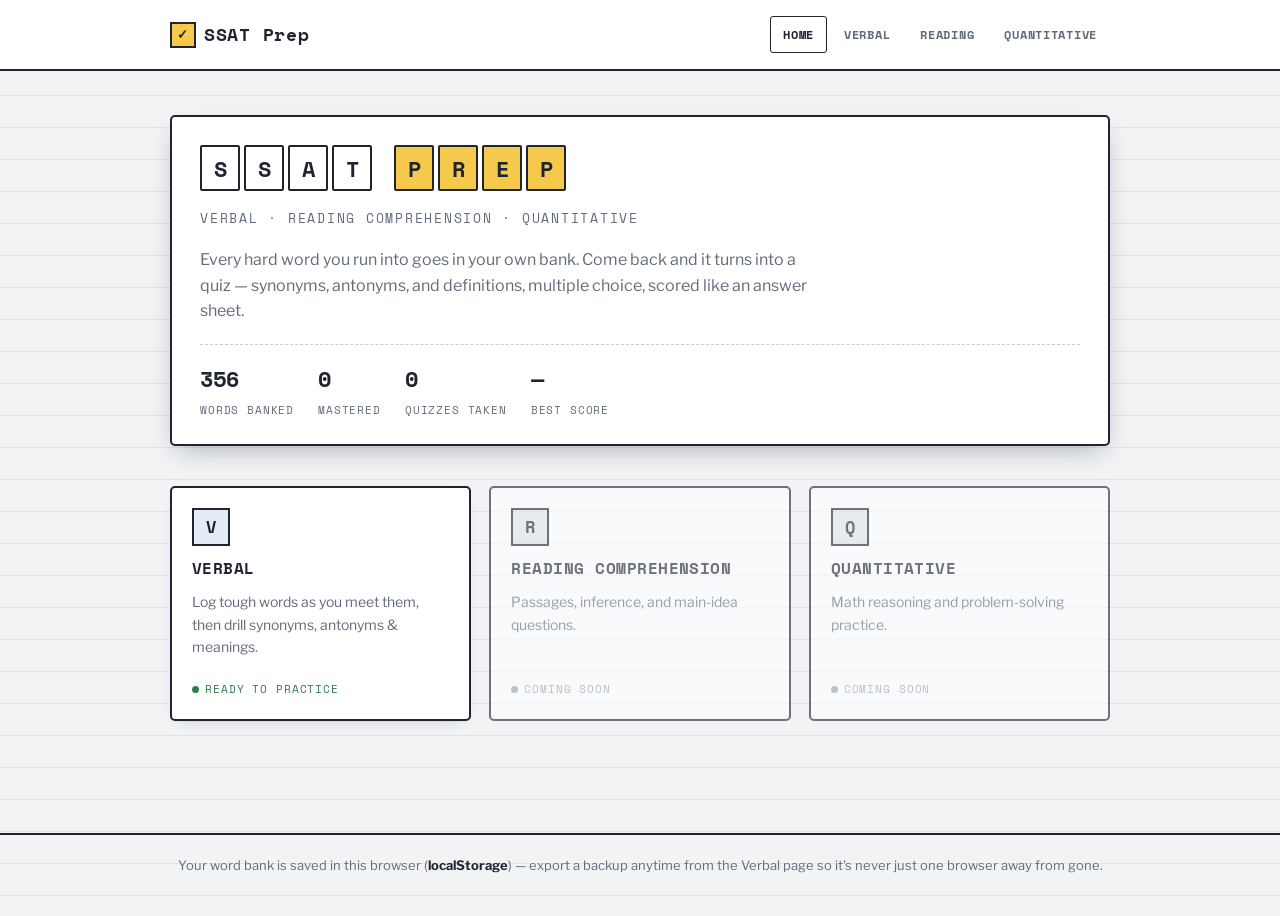
<file: index.html>
<!doctype html>
<html lang="en">
<head>
  <meta charset="UTF-8" />
  <meta name="viewport" content="width=device-width, initial-scale=1.0" />
  <title>SSAT Prep</title>
  <meta name="description" content="A self-paced SSAT practice log for verbal, reading, and quantitative skills." />
  <link rel="icon" href="data:image/svg+xml,%3Csvg xmlns='http://www.w3.org/2000/svg' viewBox='0 0 100 100'%3E%3Crect width='100' height='100' fill='%23202430'/%3E%3Ccircle cx='50' cy='50' r='34' fill='none' stroke='%23F4C94C' stroke-width='10'/%3E%3C/svg%3E">
  <link rel="preconnect" href="https://fonts.googleapis.com">
  <link rel="preconnect" href="https://fonts.gstatic.com" crossorigin>
  <link href="https://fonts.googleapis.com/css2?family=Space+Mono:wght@400;700&family=Libre+Franklin:wght@400;500;600;700;800&display=swap" rel="stylesheet">
  <link rel="stylesheet" href="css/styles.css" />
</head>
<body>
  <header class="site-header">
    <div class="wrap">
      <a class="logo" href="index.html">
        <span class="logo-badge">✓</span>
        SSAT Prep
      </a>
      <nav class="main-nav" aria-label="Main">
        <a href="index.html" aria-current="page">Home</a>
        <a href="verbal.html">Verbal</a>
        <a href="reading.html">Reading</a>
        <a href="quantitative.html">Quantitative</a>
      </nav>
    </div>
  </header>

  <main>
    <div class="wrap">
      <section class="hero">
        <div class="hero-sheet">
          <h1 class="visually-hidden">SSAT Prep — Verbal, Reading &amp; Quantitative Practice</h1>
          <div class="grid-title" aria-hidden="true">
            <div class="grid-word">
              <span class="grid-box">S</span>
              <span class="grid-box">S</span>
              <span class="grid-box">A</span>
              <span class="grid-box">T</span>
            </div>
            <div class="grid-word">
              <span class="grid-box">P</span>
              <span class="grid-box">R</span>
              <span class="grid-box">E</span>
              <span class="grid-box">P</span>
            </div>
          </div>
          <p class="hero-tagline">Verbal &middot; Reading Comprehension &middot; Quantitative</p>
          <p class="hero-copy">
            Every hard word you run into goes in your own bank. Come back and it turns into
            a quiz — synonyms, antonyms, and definitions, multiple choice, scored like an
            answer sheet.
          </p>
          <div class="log-strip" id="log-strip" aria-label="Your practice log">
            <div class="log-stat">
              <span class="num" id="stat-words">0</span>
              <span class="label">Words Banked</span>
            </div>
            <div class="log-stat">
              <span class="num" id="stat-mastered">0</span>
              <span class="label">Mastered</span>
            </div>
            <div class="log-stat">
              <span class="num" id="stat-quizzes">0</span>
              <span class="label">Quizzes Taken</span>
            </div>
            <div class="log-stat">
              <span class="num" id="stat-best">&mdash;</span>
              <span class="label">Best Score</span>
            </div>
          </div>
        </div>
      </section>

      <div class="module-grid">
        <a class="module-card" href="verbal.html">
          <span class="module-badge">V</span>
          <h3>Verbal</h3>
          <p>Log tough words as you meet them, then drill synonyms, antonyms &amp; meanings.</p>
          <span class="module-status"><span class="dot"></span> Ready to practice</span>
        </a>

        <a class="module-card is-locked" href="reading.html">
          <span class="module-badge">R</span>
          <h3>Reading Comprehension</h3>
          <p>Passages, inference, and main-idea questions.</p>
          <span class="module-status"><span class="dot"></span> Coming soon</span>
        </a>

        <a class="module-card is-locked" href="quantitative.html">
          <span class="module-badge">Q</span>
          <h3>Quantitative</h3>
          <p>Math reasoning and problem-solving practice.</p>
          <span class="module-status"><span class="dot"></span> Coming soon</span>
        </a>
      </div>
    </div>
  </main>

  <footer class="site-footer">
    <div class="wrap">
      Your word bank is saved in this browser (<strong>localStorage</strong>) — export a backup
      anytime from the Verbal page so it's never just one browser away from gone.
    </div>
  </footer>

  <script src="js/seed-words.js"></script>
  <script src="js/storage.js"></script>
  <script src="js/home.js"></script>
</body>
</html>
</file>
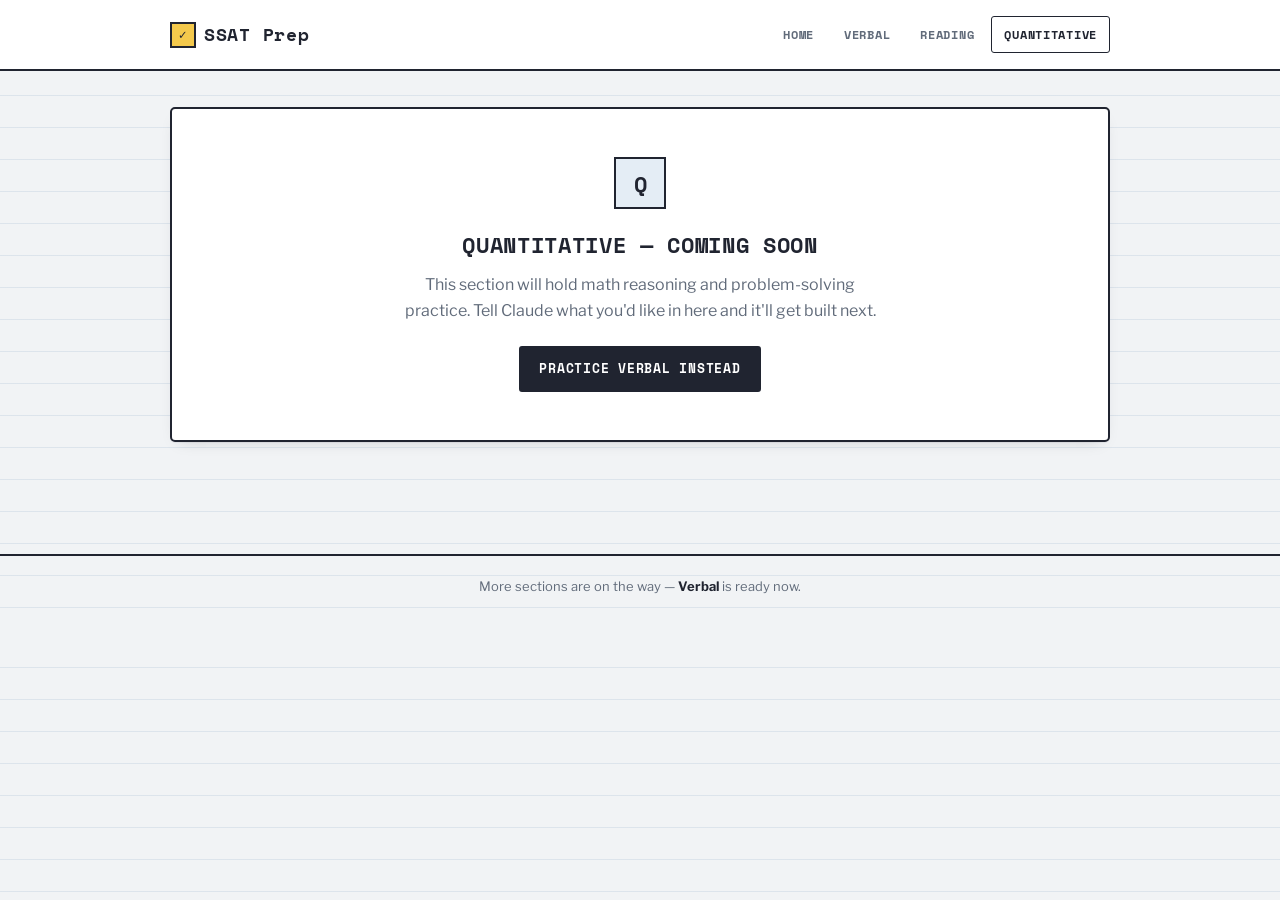
<file: quantitative.html>
<!doctype html>
<html lang="en">
<head>
  <meta charset="UTF-8" />
  <meta name="viewport" content="width=device-width, initial-scale=1.0" />
  <title>Quantitative — SSAT Prep</title>
  <link rel="icon" href="data:image/svg+xml,%3Csvg xmlns='http://www.w3.org/2000/svg' viewBox='0 0 100 100'%3E%3Crect width='100' height='100' fill='%23202430'/%3E%3Ccircle cx='50' cy='50' r='34' fill='none' stroke='%23F4C94C' stroke-width='10'/%3E%3C/svg%3E">
  <link rel="preconnect" href="https://fonts.googleapis.com">
  <link rel="preconnect" href="https://fonts.gstatic.com" crossorigin>
  <link href="https://fonts.googleapis.com/css2?family=Space+Mono:wght@400;700&family=Libre+Franklin:wght@400;500;600;700;800&display=swap" rel="stylesheet">
  <link rel="stylesheet" href="css/styles.css" />
</head>
<body>
  <header class="site-header">
    <div class="wrap">
      <a class="logo" href="index.html">
        <span class="logo-badge">✓</span>
        SSAT Prep
      </a>
      <nav class="main-nav" aria-label="Main">
        <a href="index.html">Home</a>
        <a href="verbal.html">Verbal</a>
        <a href="reading.html">Reading</a>
        <a href="quantitative.html" aria-current="page">Quantitative</a>
      </nav>
    </div>
  </header>

  <main>
    <div class="wrap">
      <div class="card stub-card">
        <span class="module-badge">Q</span>
        <h1>Quantitative — Coming Soon</h1>
        <p>This section will hold math reasoning and problem-solving practice. Tell Claude what you'd like in here and it'll get built next.</p>
        <a class="btn btn-primary" href="verbal.html">Practice Verbal instead</a>
      </div>
    </div>
  </main>

  <footer class="site-footer">
    <div class="wrap">More sections are on the way &mdash; <strong>Verbal</strong> is ready now.</div>
  </footer>
</body>
</html>
</file>
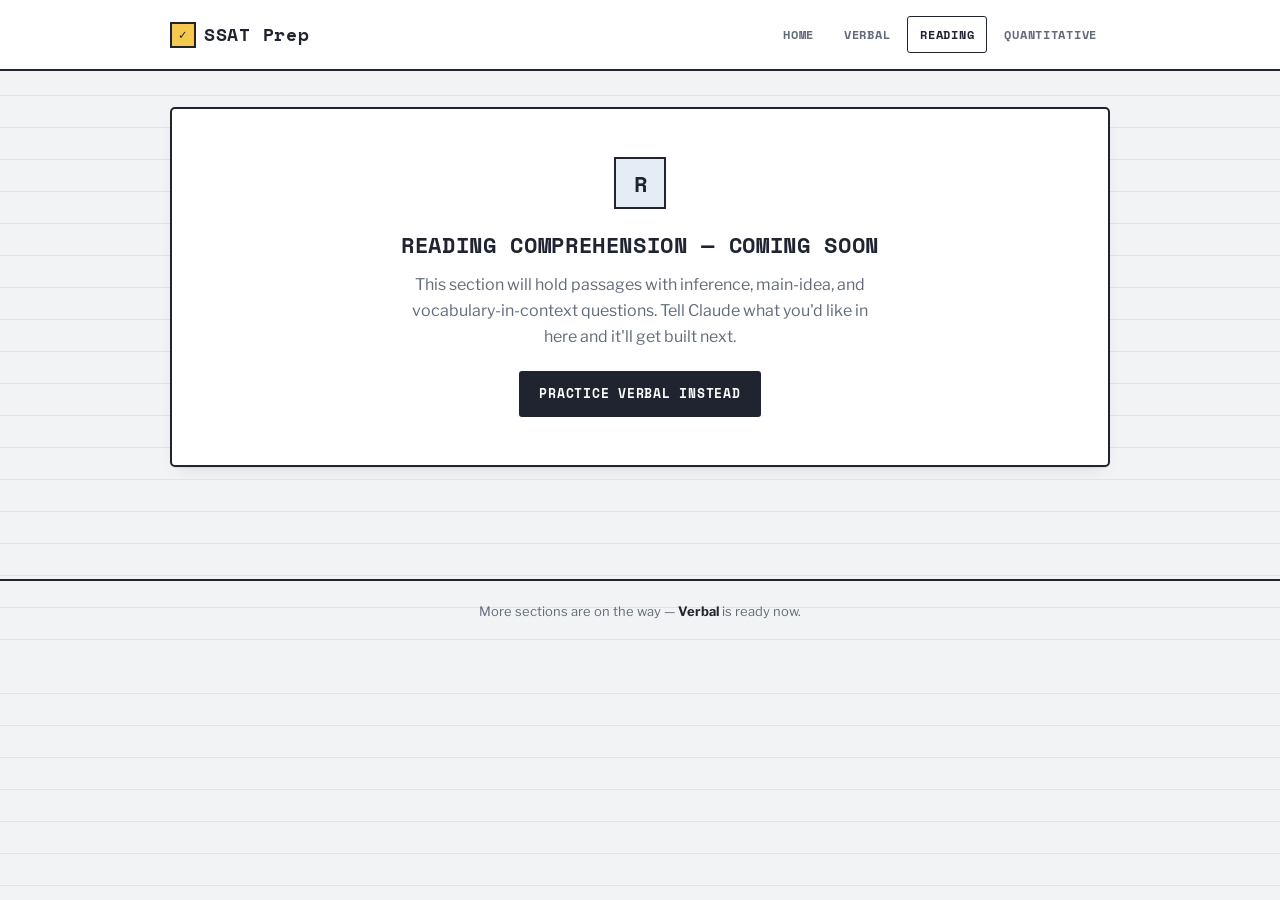
<file: reading.html>
<!doctype html>
<html lang="en">
<head>
  <meta charset="UTF-8" />
  <meta name="viewport" content="width=device-width, initial-scale=1.0" />
  <title>Reading Comprehension — SSAT Prep</title>
  <link rel="icon" href="data:image/svg+xml,%3Csvg xmlns='http://www.w3.org/2000/svg' viewBox='0 0 100 100'%3E%3Crect width='100' height='100' fill='%23202430'/%3E%3Ccircle cx='50' cy='50' r='34' fill='none' stroke='%23F4C94C' stroke-width='10'/%3E%3C/svg%3E">
  <link rel="preconnect" href="https://fonts.googleapis.com">
  <link rel="preconnect" href="https://fonts.gstatic.com" crossorigin>
  <link href="https://fonts.googleapis.com/css2?family=Space+Mono:wght@400;700&family=Libre+Franklin:wght@400;500;600;700;800&display=swap" rel="stylesheet">
  <link rel="stylesheet" href="css/styles.css" />
</head>
<body>
  <header class="site-header">
    <div class="wrap">
      <a class="logo" href="index.html">
        <span class="logo-badge">✓</span>
        SSAT Prep
      </a>
      <nav class="main-nav" aria-label="Main">
        <a href="index.html">Home</a>
        <a href="verbal.html">Verbal</a>
        <a href="reading.html" aria-current="page">Reading</a>
        <a href="quantitative.html">Quantitative</a>
      </nav>
    </div>
  </header>

  <main>
    <div class="wrap">
      <div class="card stub-card">
        <span class="module-badge">R</span>
        <h1>Reading Comprehension — Coming Soon</h1>
        <p>This section will hold passages with inference, main-idea, and vocabulary-in-context questions. Tell Claude what you'd like in here and it'll get built next.</p>
        <a class="btn btn-primary" href="verbal.html">Practice Verbal instead</a>
      </div>
    </div>
  </main>

  <footer class="site-footer">
    <div class="wrap">More sections are on the way &mdash; <strong>Verbal</strong> is ready now.</div>
  </footer>
</body>
</html>
</file>
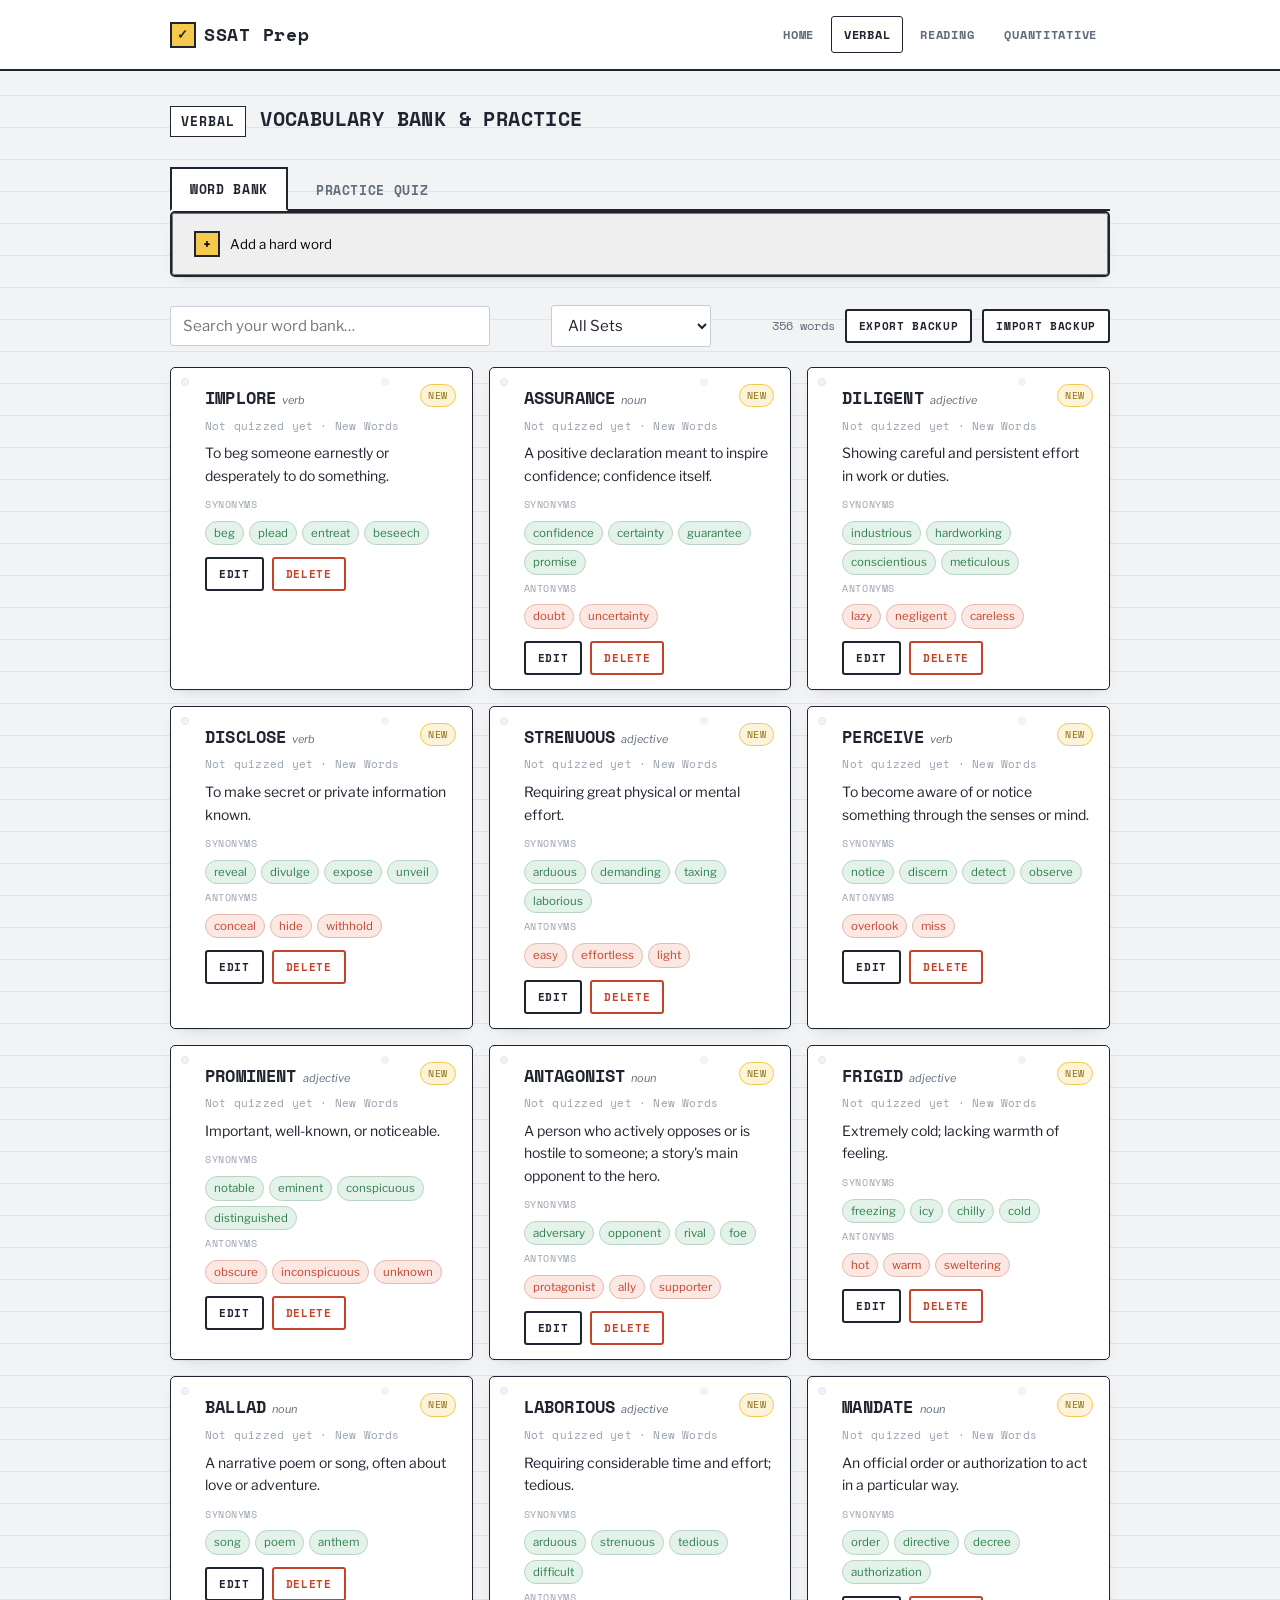
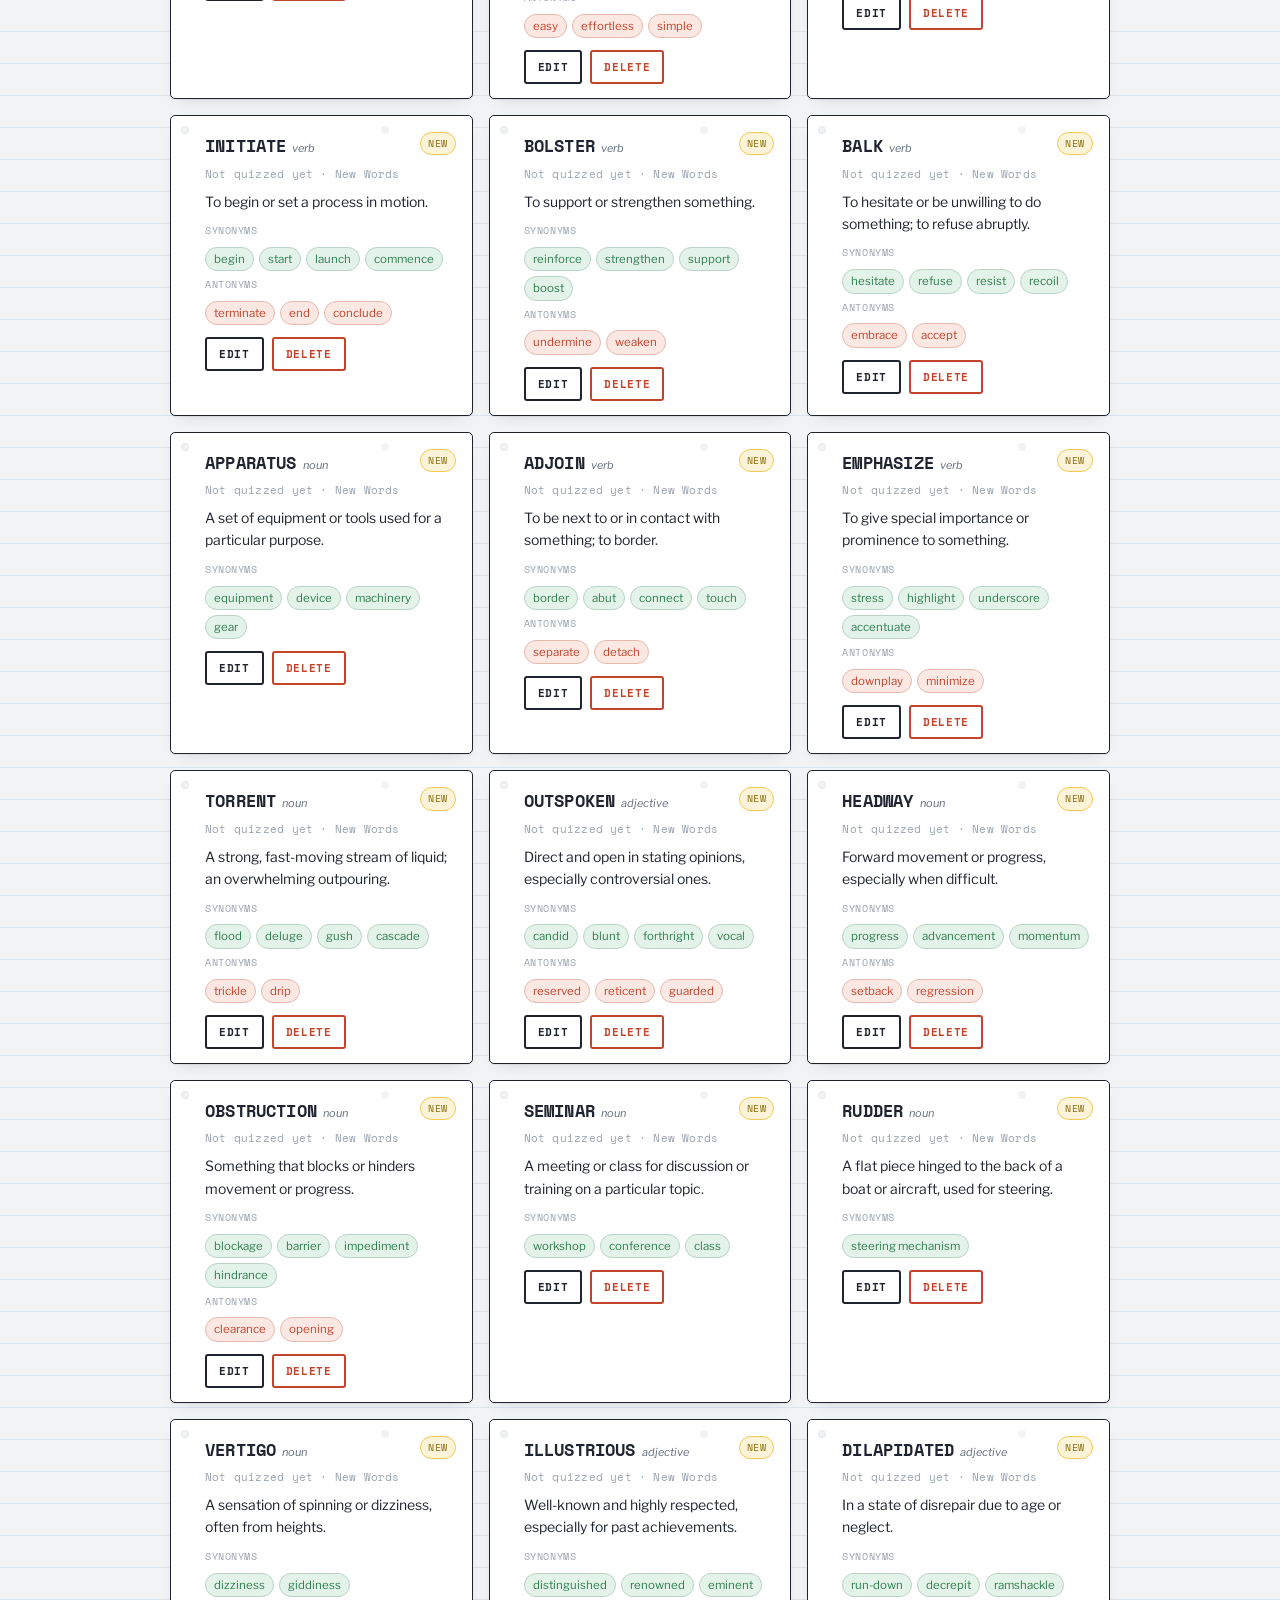
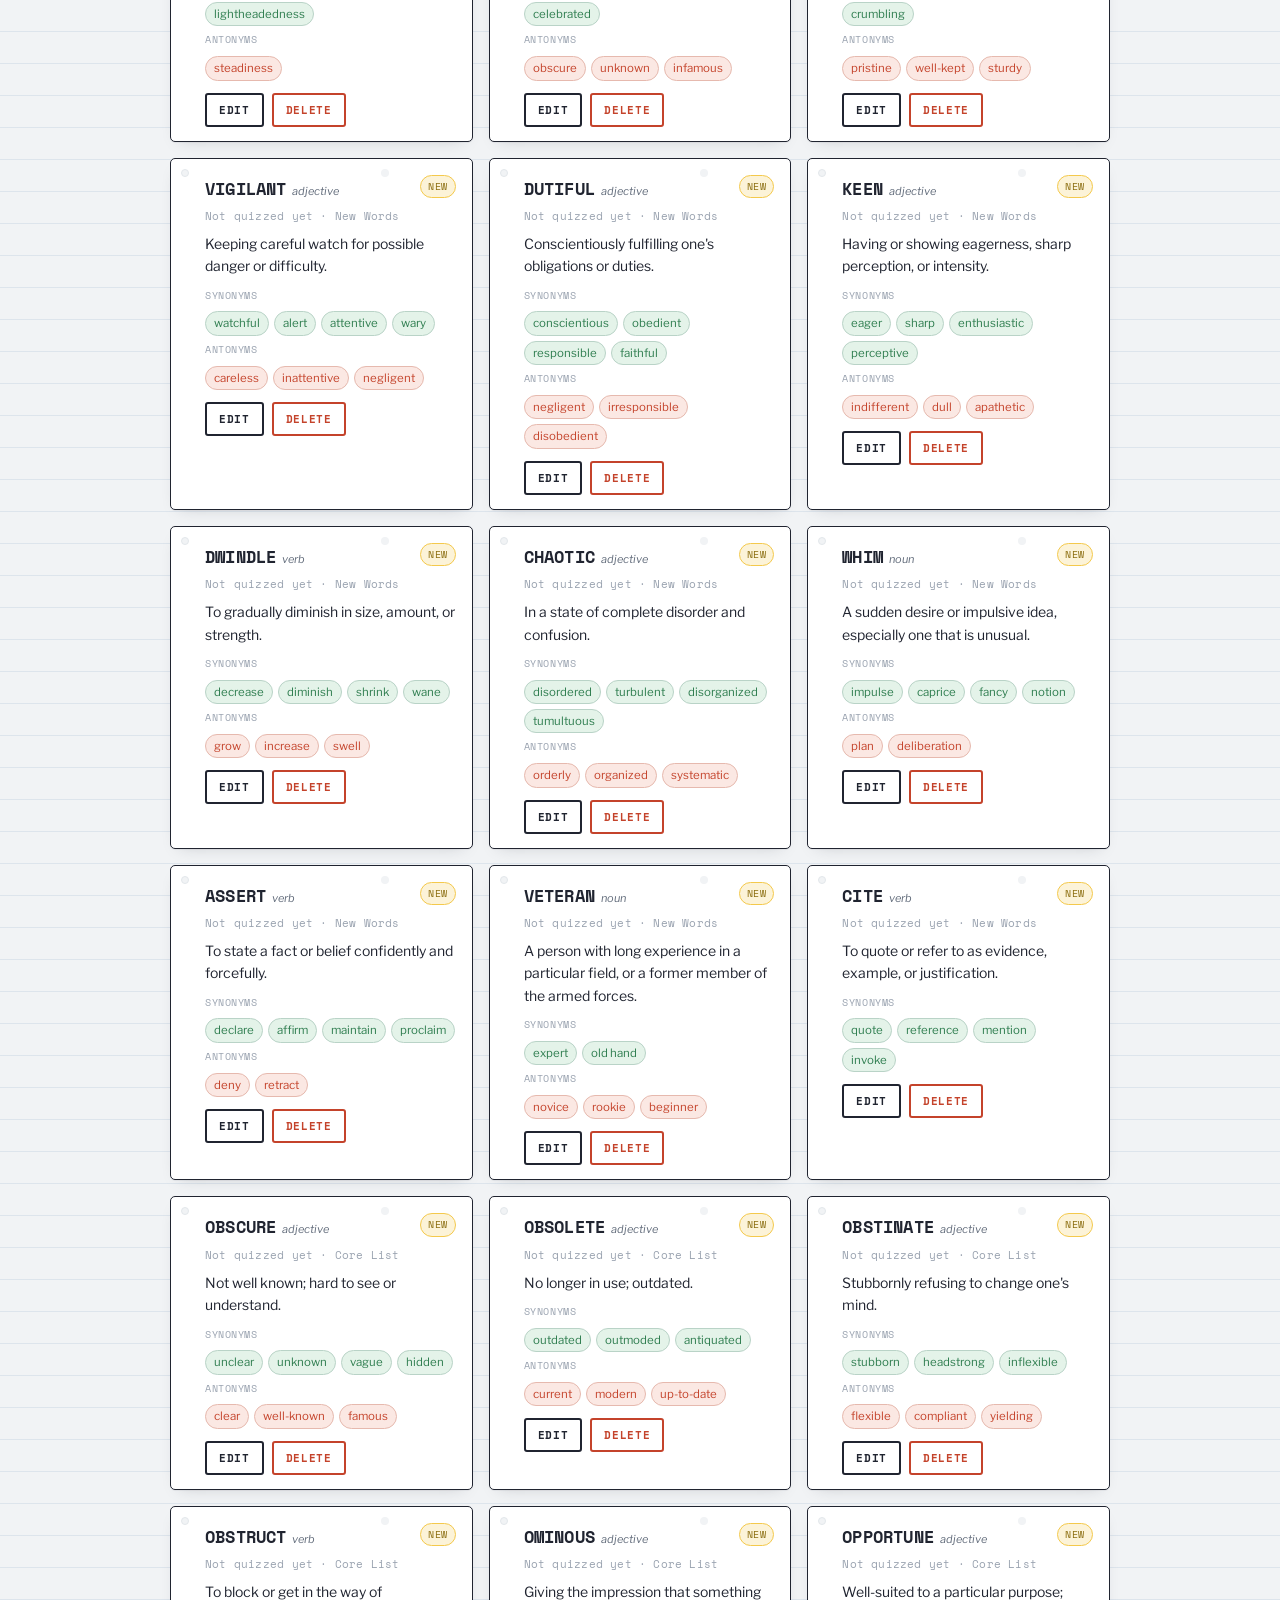
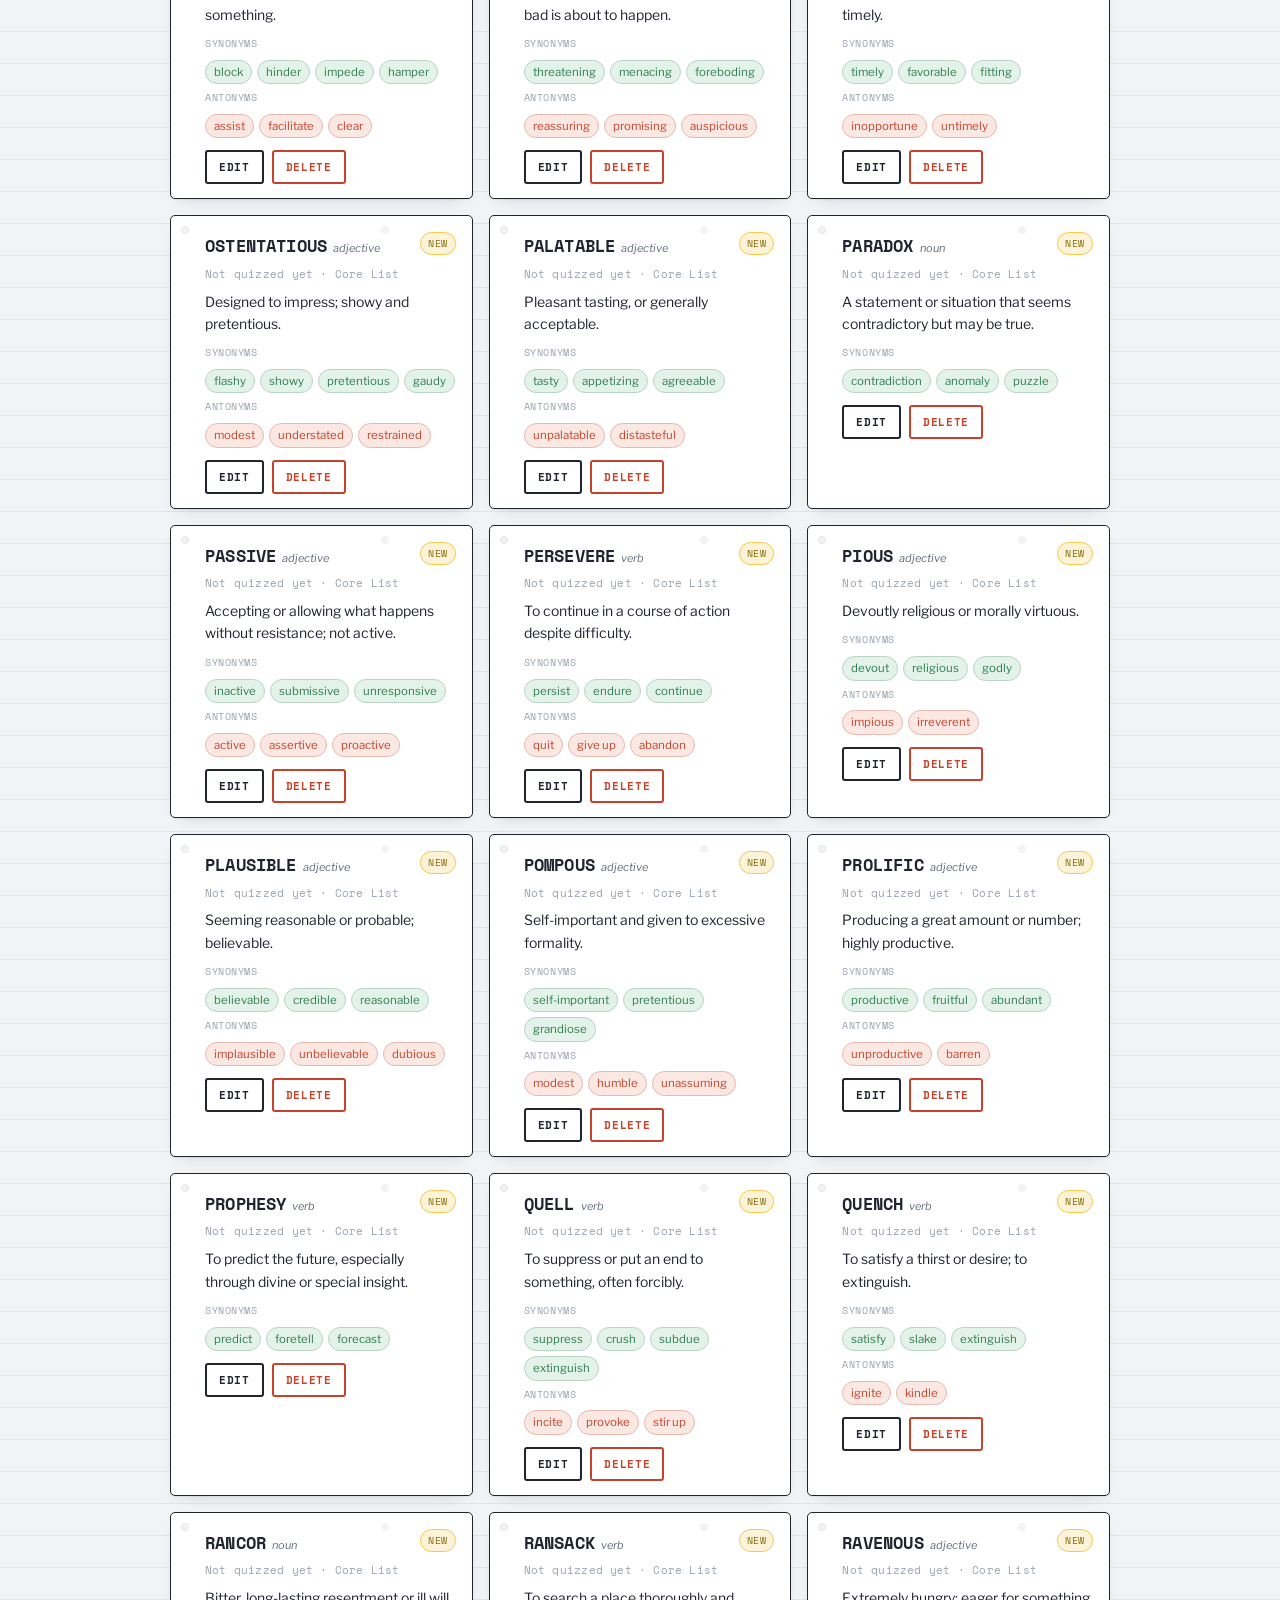
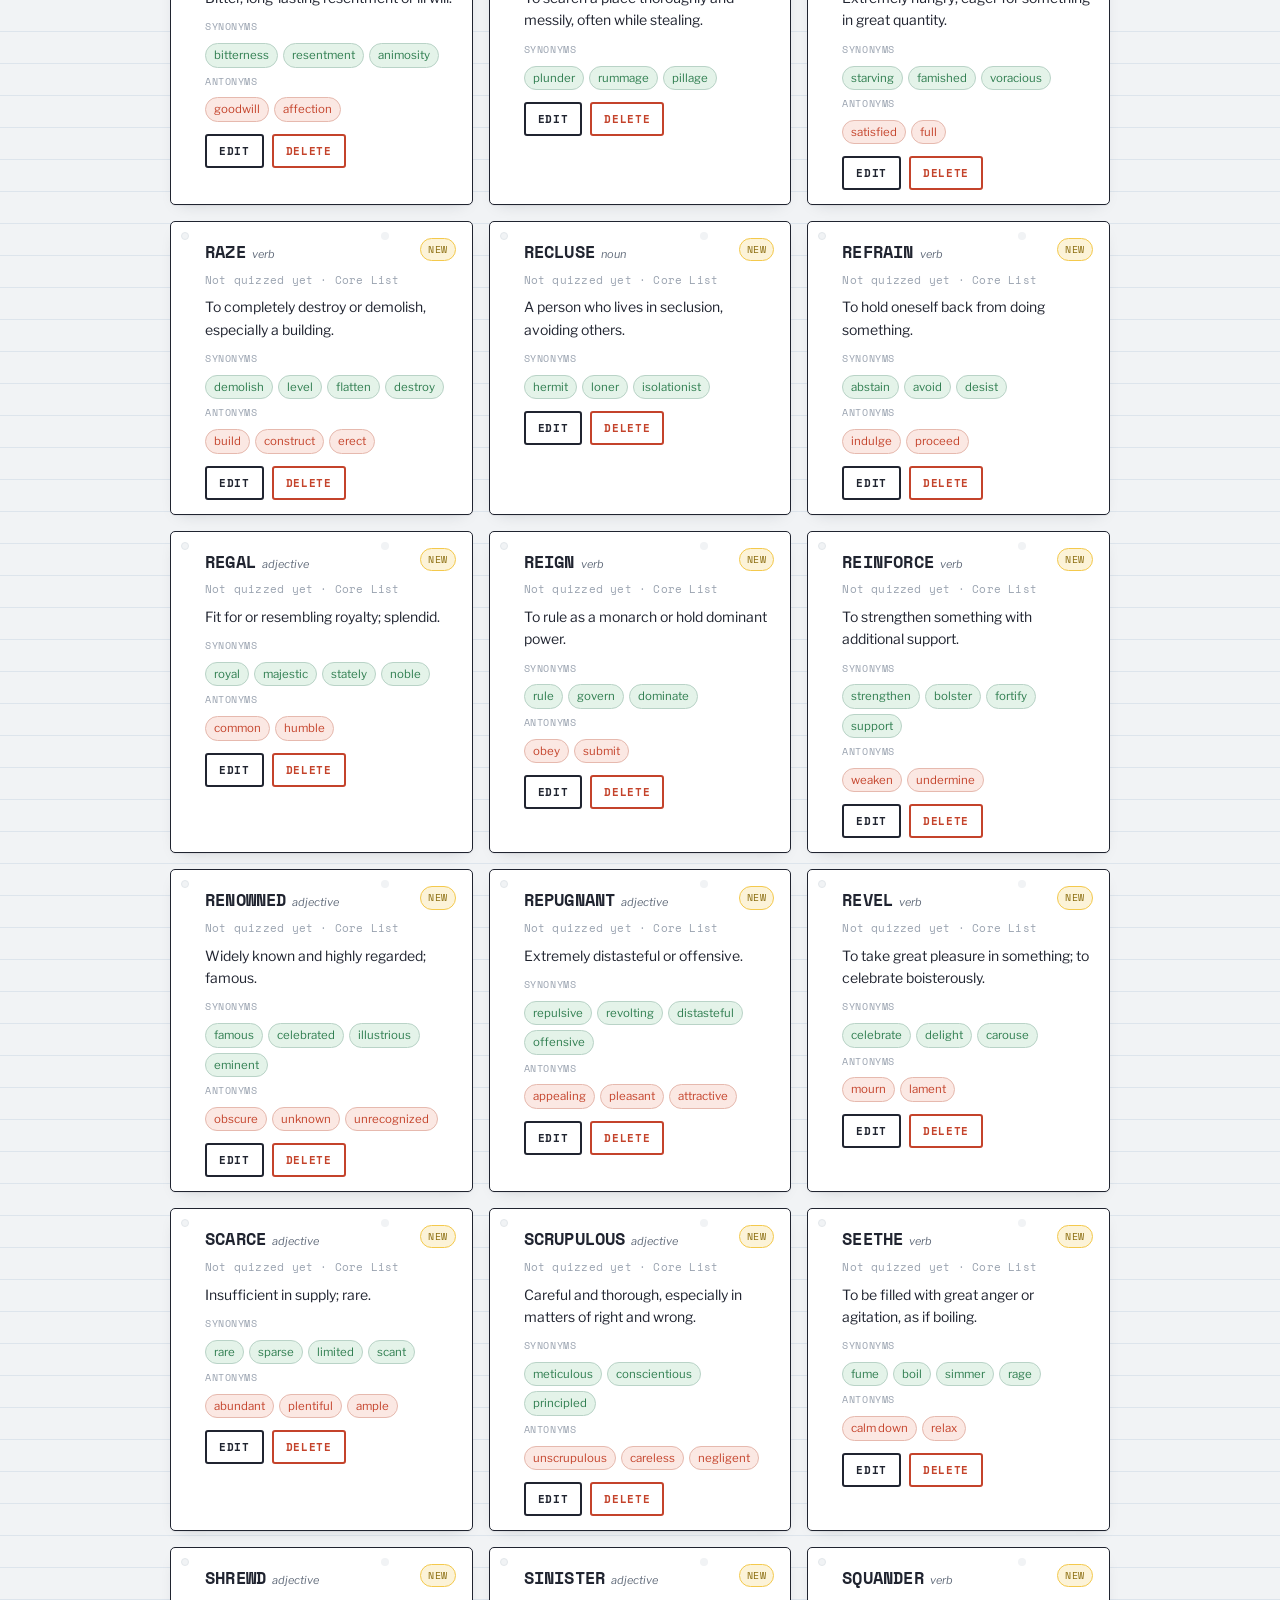
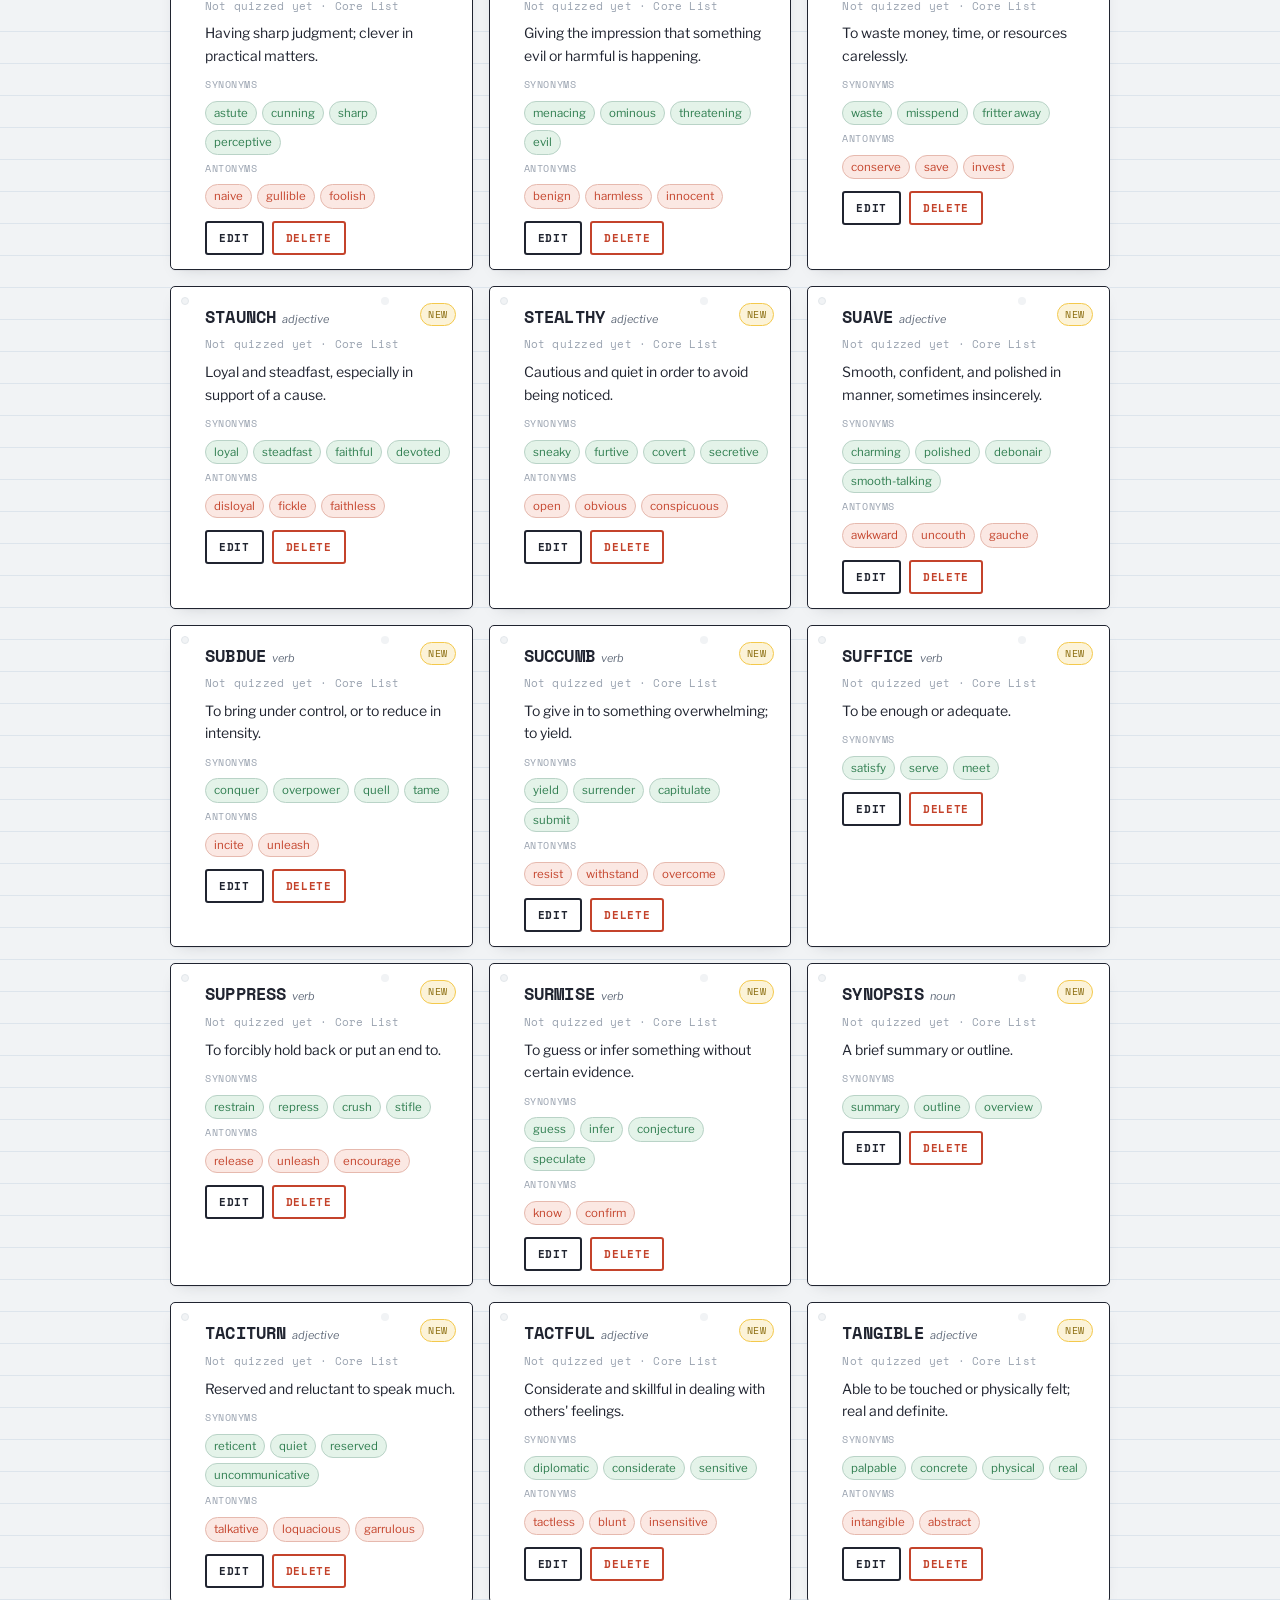
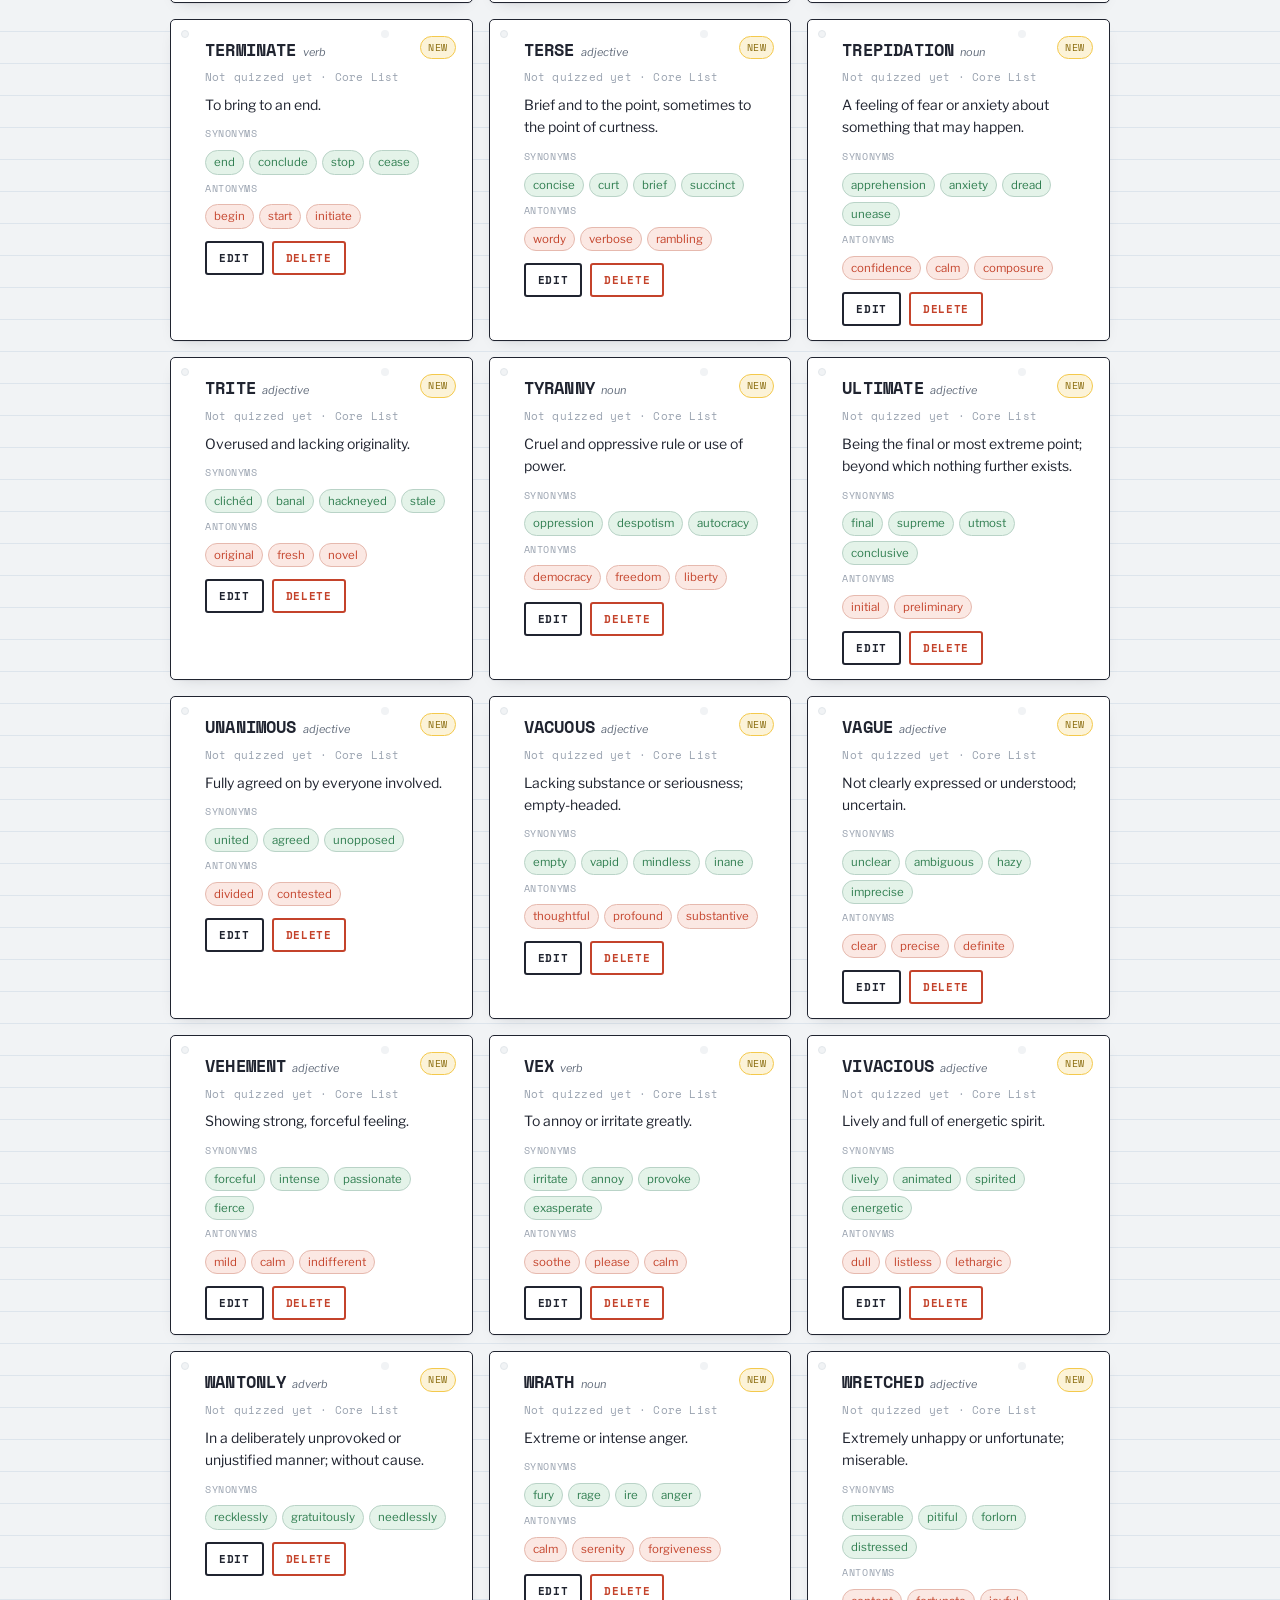
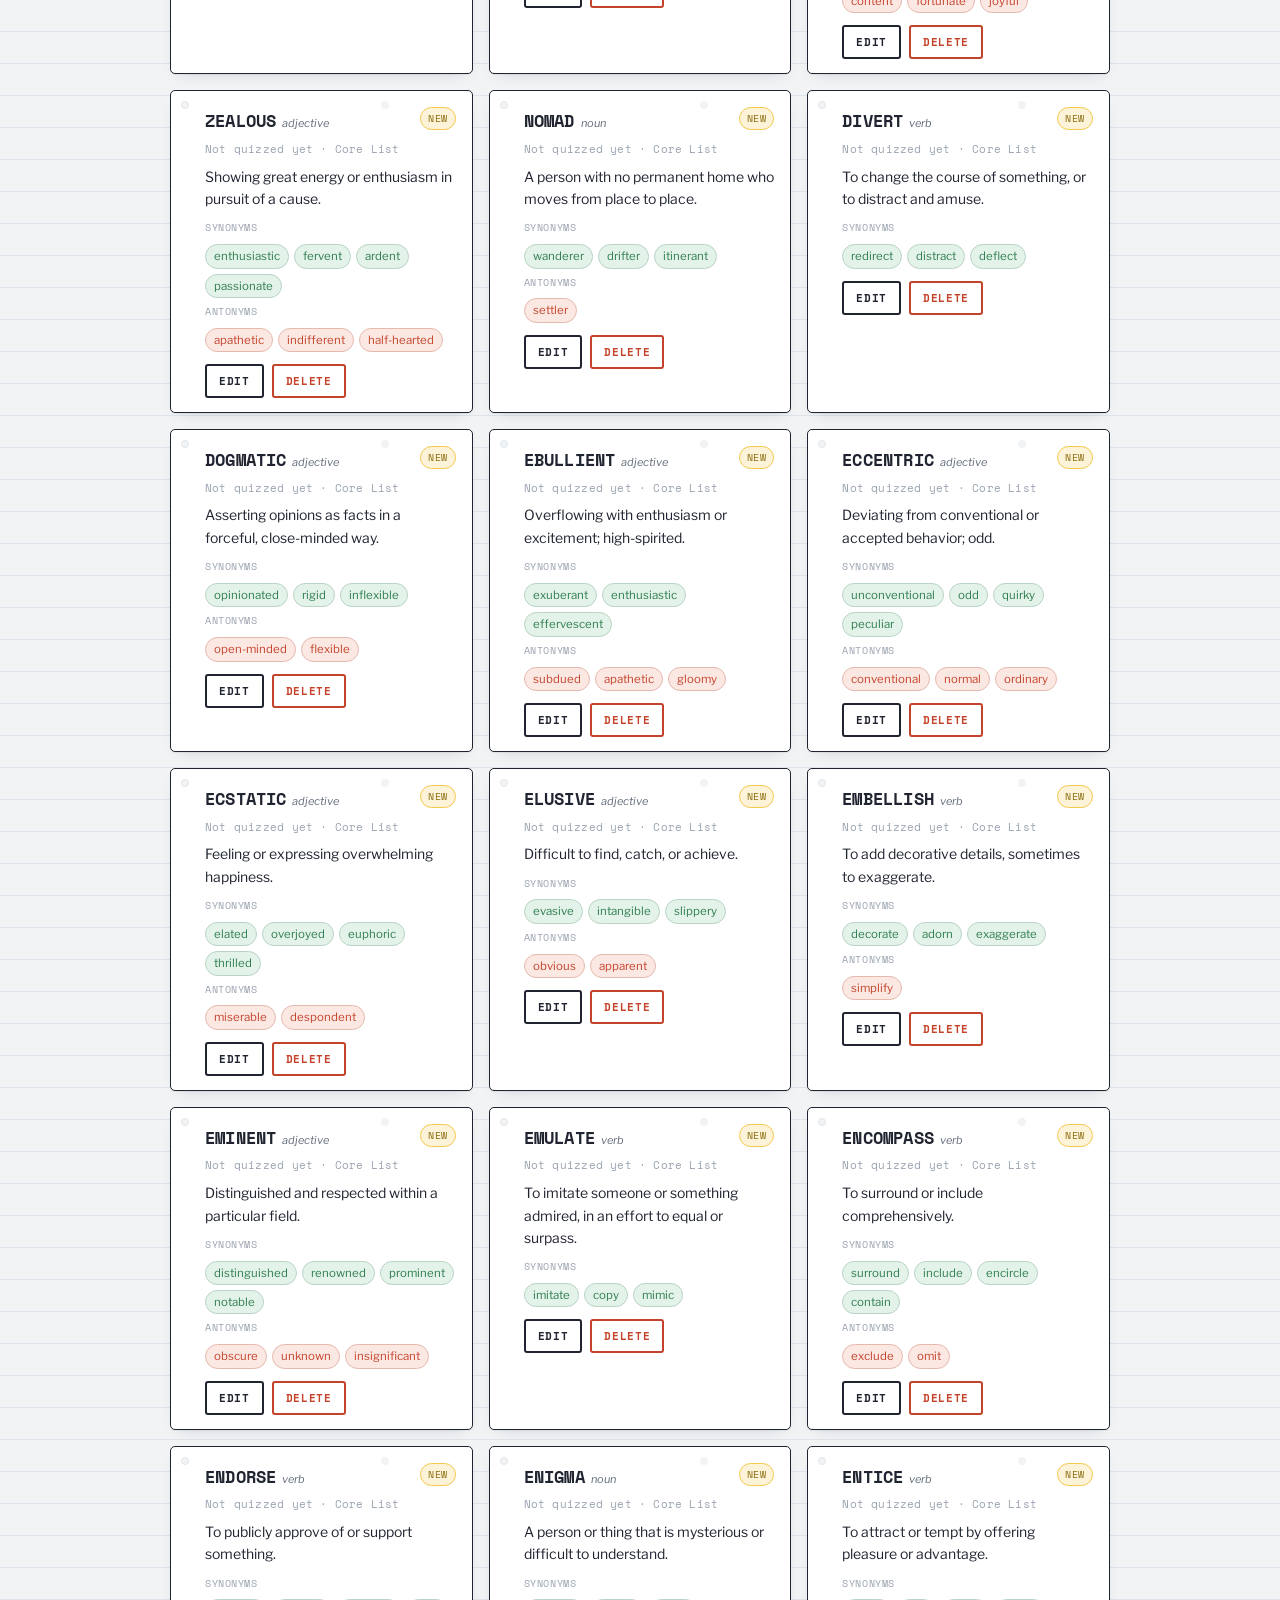
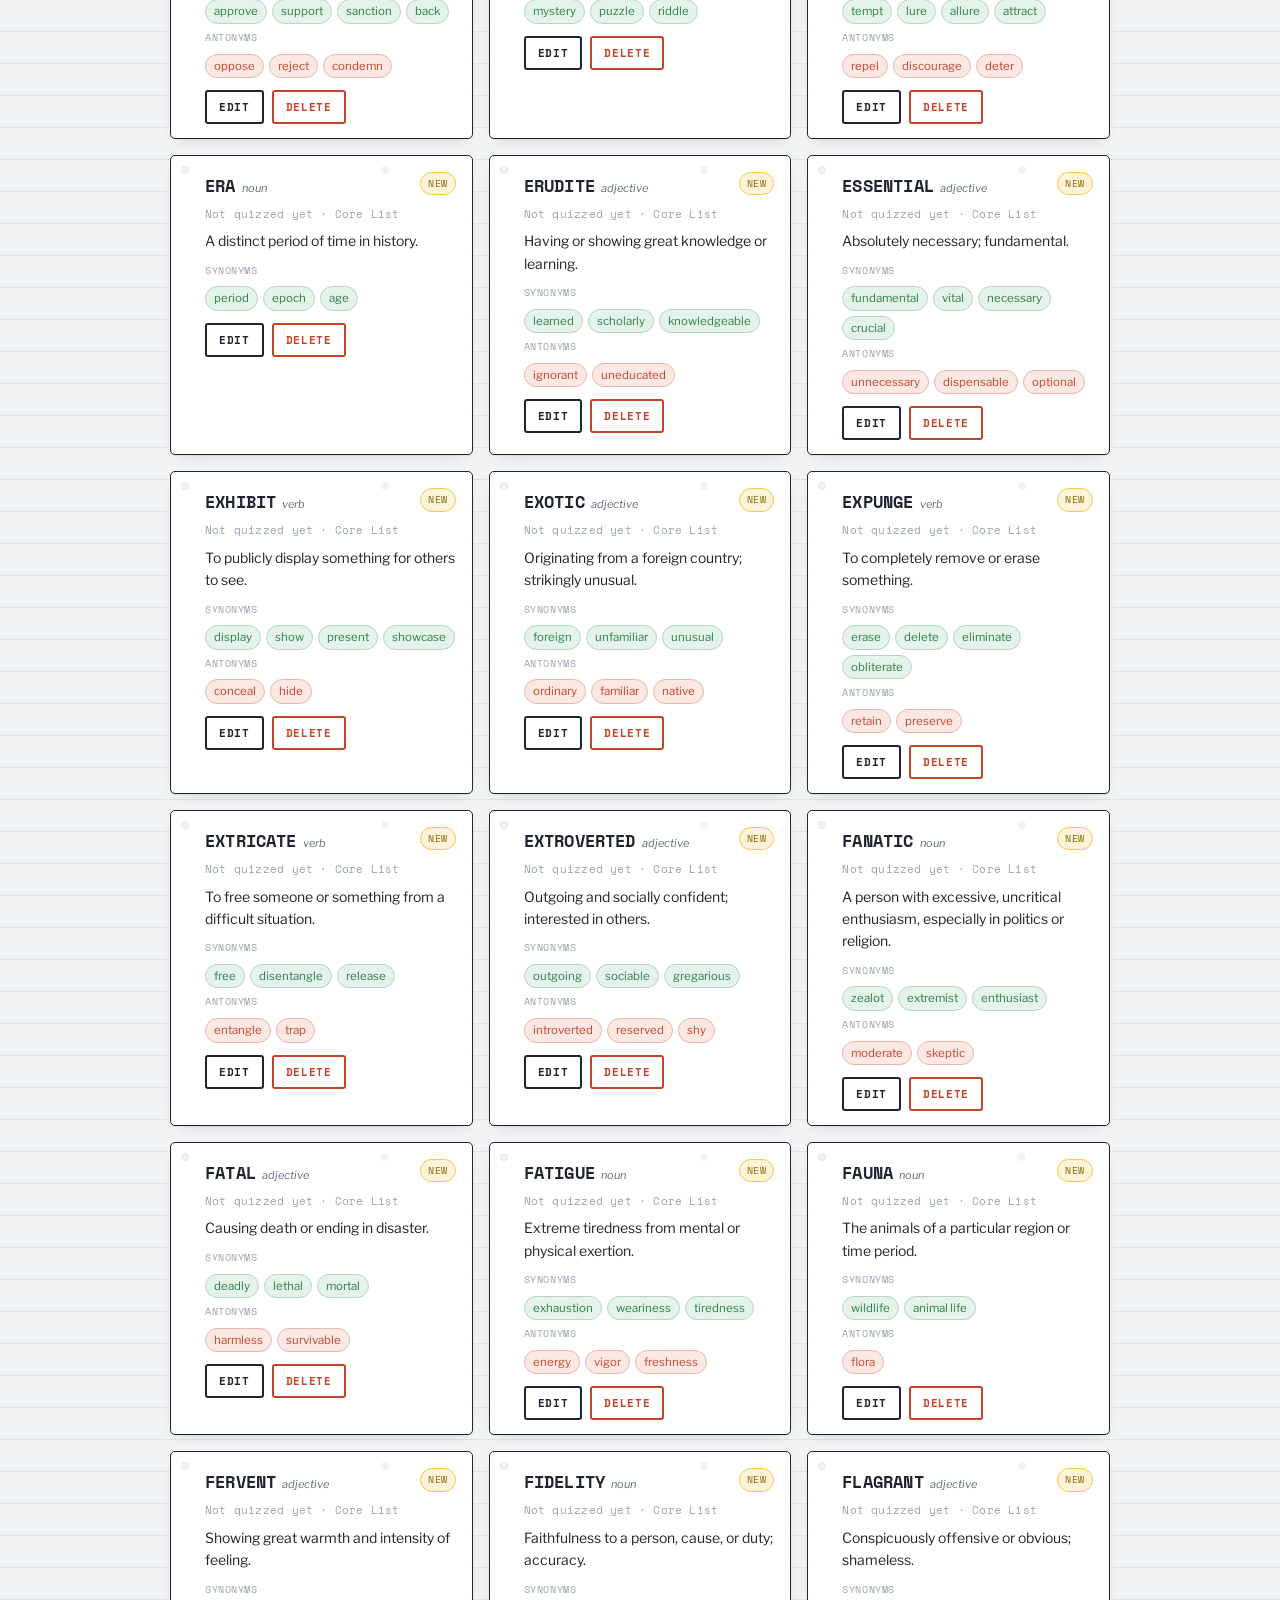
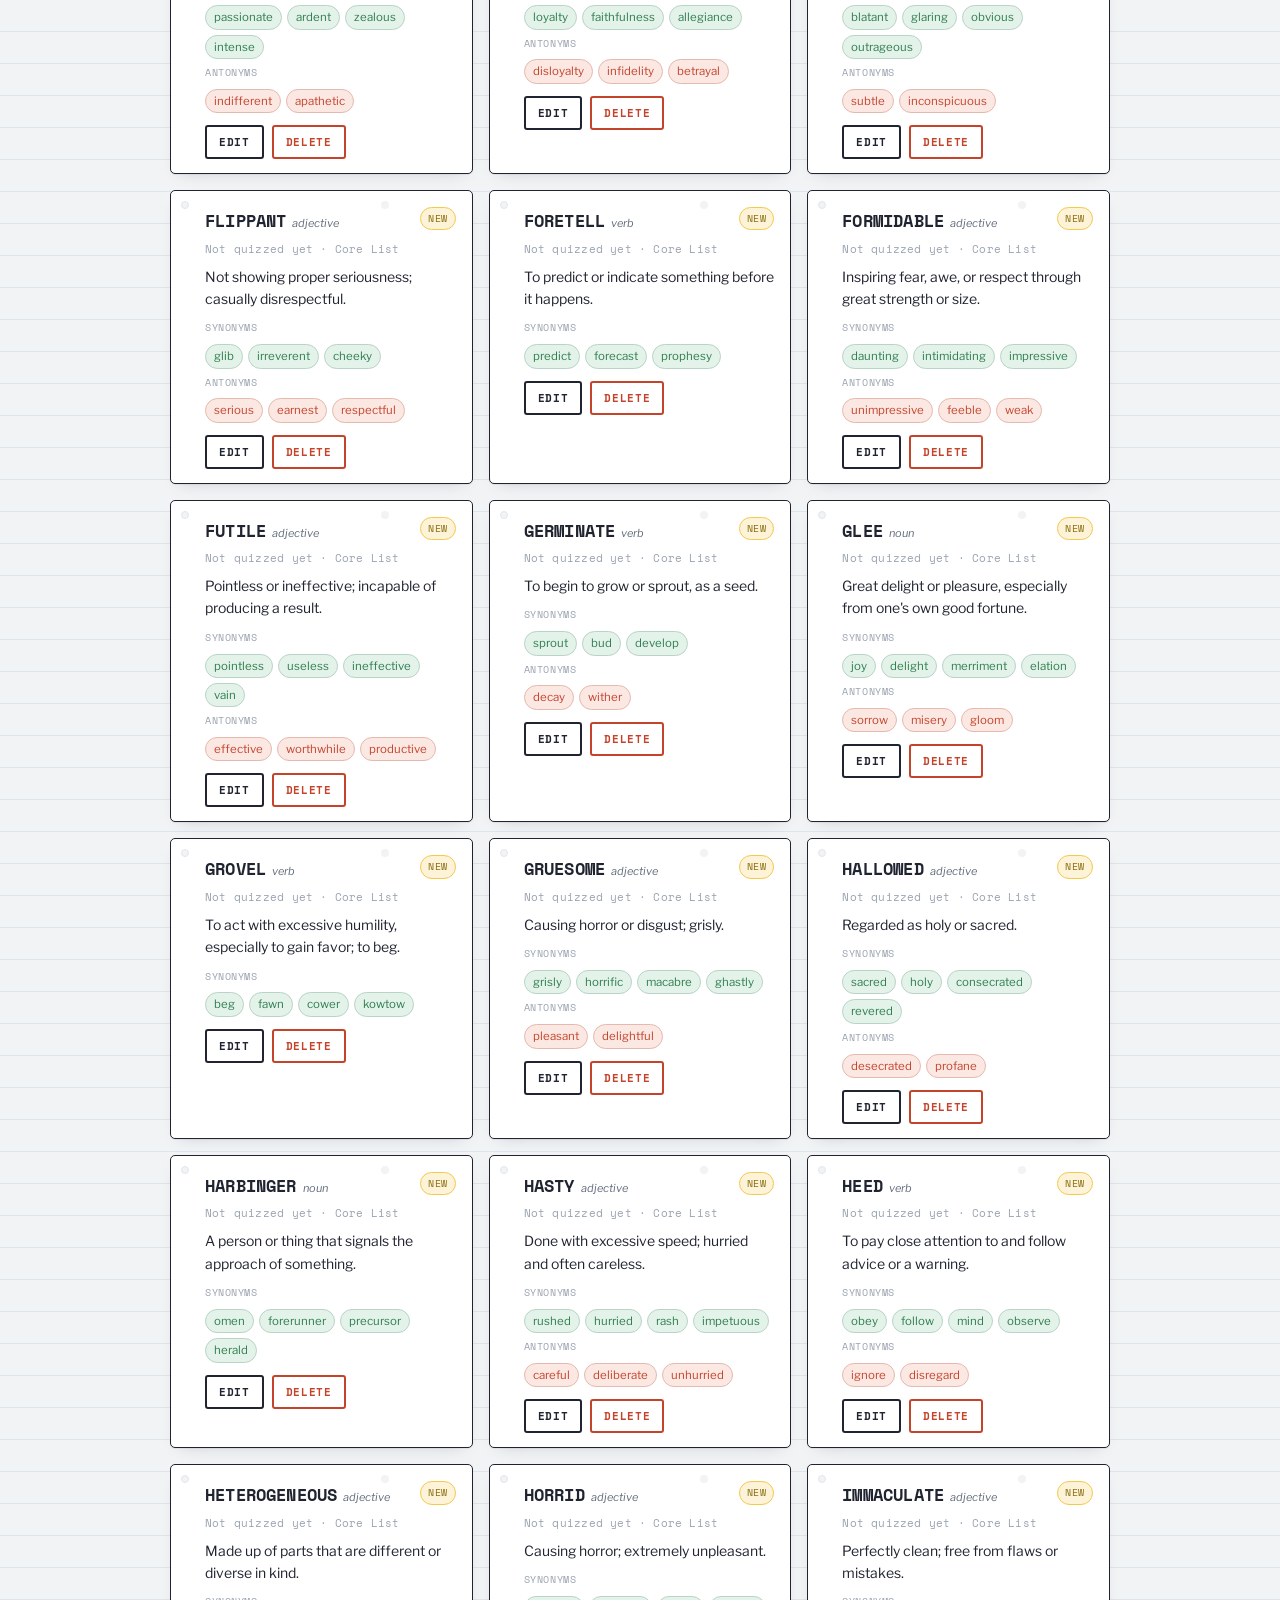
<file: verbal.html>
<!doctype html>
<html lang="en">
<head>
  <meta charset="UTF-8" />
  <meta name="viewport" content="width=device-width, initial-scale=1.0" />
  <title>Verbal — SSAT Prep</title>
  <meta name="description" content="Build a personal hard-word bank and drill synonyms, antonyms, and definitions." />
  <link rel="icon" href="data:image/svg+xml,%3Csvg xmlns='http://www.w3.org/2000/svg' viewBox='0 0 100 100'%3E%3Crect width='100' height='100' fill='%23202430'/%3E%3Ccircle cx='50' cy='50' r='34' fill='none' stroke='%23F4C94C' stroke-width='10'/%3E%3C/svg%3E">
  <link rel="preconnect" href="https://fonts.googleapis.com">
  <link rel="preconnect" href="https://fonts.gstatic.com" crossorigin>
  <link href="https://fonts.googleapis.com/css2?family=Space+Mono:wght@400;700&family=Libre+Franklin:wght@400;500;600;700;800&display=swap" rel="stylesheet">
  <link rel="stylesheet" href="css/styles.css" />
</head>
<body>
  <header class="site-header">
    <div class="wrap">
      <a class="logo" href="index.html">
        <span class="logo-badge">✓</span>
        SSAT Prep
      </a>
      <nav class="main-nav" aria-label="Main">
        <a href="index.html">Home</a>
        <a href="verbal.html" aria-current="page">Verbal</a>
        <a href="reading.html">Reading</a>
        <a href="quantitative.html">Quantitative</a>
      </nav>
    </div>
  </header>

  <main>
    <div class="wrap">
      <div class="section-head" style="margin-top: 32px;">
        <span class="tag">Verbal</span>
        <h2>Vocabulary Bank &amp; Practice</h2>
      </div>

      <div class="tabbar" role="tablist" aria-label="Verbal section">
        <button class="tab-btn" id="tab-btn-bank" role="tab" aria-selected="true" aria-controls="tab-bank">Word Bank</button>
        <button class="tab-btn" id="tab-btn-quiz" role="tab" aria-selected="false" aria-controls="tab-quiz">Practice Quiz</button>
      </div>

      <!-- ============================= WORD BANK TAB ============================= -->
      <section id="tab-bank" class="tab-panel is-active" role="tabpanel" aria-labelledby="tab-btn-bank">

        <div class="card add-word-panel">
          <button class="add-word-toggle" id="add-word-toggle" aria-expanded="false" aria-controls="add-word-body">
            <span class="plus" aria-hidden="true">+</span>
            <span>Add a hard word</span>
          </button>
          <div class="add-word-body" id="add-word-body" hidden>
            <form id="add-word-form" novalidate>
              <div class="lookup-row">
                <div class="field">
                  <label for="input-word">Word</label>
                  <input type="text" id="input-word" name="word" autocomplete="off" required placeholder="e.g. audacious" />
                </div>
                <button type="button" class="btn btn-sm" id="lookup-btn">Look Up</button>
              </div>
              <p class="lookup-status" id="lookup-status" aria-live="polite"></p>

              <div class="field-grid">
                <div class="field">
                  <label for="input-pos">Part of Speech</label>
                  <select id="input-pos" name="partOfSpeech">
                    <option value="">Not sure</option>
                    <option value="noun">Noun</option>
                    <option value="verb">Verb</option>
                    <option value="adjective">Adjective</option>
                    <option value="adverb">Adverb</option>
                    <option value="other">Other</option>
                  </select>
                </div>
                <div class="field">
                  <label for="input-meaning">Meaning</label>
                  <input type="text" id="input-meaning" name="meaning" required placeholder="Short definition" />
                </div>
                <div class="field span-2">
                  <label for="input-synonyms">Synonyms <span class="hint">(comma-separated, optional but powers the synonym quiz)</span></label>
                  <input type="text" id="input-synonyms" name="synonyms" placeholder="bold, daring, fearless" />
                </div>
                <div class="field span-2">
                  <label for="input-antonyms">Antonyms <span class="hint">(comma-separated, optional but powers the antonym quiz)</span></label>
                  <input type="text" id="input-antonyms" name="antonyms" placeholder="timid, cautious, meek" />
                </div>
                <div class="field span-2">
                  <label for="input-set">Word Set <span class="hint">(groups words for filtering &amp; quizzes — leave blank for "Core List")</span></label>
                  <input type="text" id="input-set" name="set" list="set-options" placeholder="Core List" />
                  <datalist id="set-options"></datalist>
                </div>
              </div>

              <input type="hidden" id="input-edit-id" value="" />
              <div class="btn-row">
                <button type="submit" class="btn btn-primary" id="save-word-btn">Save Word</button>
                <button type="button" class="btn btn-ghost" id="cancel-word-btn">Cancel</button>
              </div>
            </form>
          </div>
        </div>

        <div class="toolbar">
          <div class="field search-box" style="margin-bottom:0;">
            <input type="search" id="search-input" placeholder="Search your word bank&hellip;" aria-label="Search word bank" />
          </div>
          <div class="field" style="margin-bottom:0; min-width: 160px;">
            <select id="set-filter" aria-label="Filter by word set">
              <option value="">All Sets</option>
            </select>
          </div>
          <div class="btn-row">
            <span class="text-soft" id="word-count-label" style="font-family: var(--font-display); font-size: 12px;"></span>
            <button class="btn btn-sm" id="export-btn">Export Backup</button>
            <button class="btn btn-sm" id="import-btn">Import Backup</button>
            <input type="file" id="import-file" accept="application/json" hidden />
          </div>
        </div>

        <div id="word-grid" class="word-grid"></div>
        <div id="empty-state" class="empty-state card" hidden>
          <span class="module-badge">V</span>
          <h3>Your word bank is empty</h3>
          <p class="text-soft">Add the first hard word above &mdash; you need at least a few before a quiz can generate good multiple-choice options.</p>
        </div>
      </section>

      <!-- ============================= PRACTICE QUIZ TAB ============================= -->
      <section id="tab-quiz" class="tab-panel" role="tabpanel" aria-labelledby="tab-btn-quiz" hidden>

        <div id="quiz-setup" class="card quiz-setup">
          <div class="card-pad">
            <div class="field" style="max-width: 260px;">
              <label for="qt-set">Word Set</label>
              <select id="qt-set">
                <option value="">All Sets</option>
              </select>
            </div>

            <fieldset style="margin-top: 20px;">
              <legend>Quiz Type <span class="hint">(pick one &mdash; each quiz drills a single skill)</span></legend>
              <div class="checkbox-row"><input type="radio" name="quiz-type" id="qt-meaning" checked><label for="qt-meaning">Meaning &mdash; pick the definition</label></div>
              <div class="checkbox-row" style="margin-top:8px;"><input type="radio" name="quiz-type" id="qt-synonym"><label for="qt-synonym">Synonym &mdash; pick the word that means the same</label></div>
              <div class="checkbox-row" style="margin-top:8px;"><input type="radio" name="quiz-type" id="qt-antonym"><label for="qt-antonym">Antonym &mdash; pick the word that means the opposite</label></div>
              <div class="checkbox-row" style="margin-top:8px;"><input type="radio" name="quiz-type" id="qt-analogy"><label for="qt-analogy">Analogy &mdash; A is to B as C is to ___</label></div>
            </fieldset>

            <div class="field" style="max-width: 220px; margin-top: 20px;">
              <label for="qt-count">Number of Questions</label>
              <select id="qt-count">
                <option value="5">5</option>
                <option value="10" selected>10</option>
                <option value="15">15</option>
                <option value="30">30</option>
                <option value="all">All available</option>
              </select>
            </div>

            <div class="checkbox-row" style="margin-top: 14px;">
              <input type="checkbox" id="qt-learning-only">
              <label for="qt-learning-only">Focus on words I haven't mastered yet</label>
            </div>

            <p class="text-soft" style="font-size: 12px; margin-top: 10px;">Quizzes already lean toward words you've gotten wrong more often — this checkbox excludes mastered words entirely on top of that.</p>

            <p class="lookup-status" id="quiz-setup-status" aria-live="polite" style="margin-top: 14px;"></p>

            <div class="btn-row" style="margin-top: 18px;">
              <button class="btn btn-primary" id="start-quiz-btn">Start Quiz</button>
            </div>
          </div>
        </div>

        <div id="quiz-play" class="card" hidden>
          <div class="card-pad quiz-card-anim" id="quiz-play-inner">
            <div class="quiz-progress">
              <span id="quiz-progress-label">Question 1 / 10</span>
              <span id="quiz-score-label">Score: 0</span>
            </div>
            <div class="progress-track"><div class="progress-fill" id="progress-fill" style="width:0%"></div></div>

            <p class="quiz-prompt" id="quiz-instruction">Choose the meaning of:</p>
            <h3 class="quiz-target" id="quiz-target">WORD</h3>

            <div class="bubble-list" id="bubble-list" role="radiogroup" aria-label="Answer choices"></div>

            <div class="quiz-feedback" id="quiz-feedback" role="status"></div>

            <div class="btn-row">
              <button class="btn btn-primary" id="submit-answer-btn" disabled>Submit Answer</button>
              <button class="btn" id="next-question-btn" hidden>Next Question</button>
            </div>
          </div>
        </div>

        <div id="quiz-result" class="card" hidden>
          <div class="card-pad quiz-result">
            <p class="score-label">Quiz Complete</p>
            <div class="score" id="result-score">0/0</div>
            <p class="text-soft" id="result-pct">0%</p>

            <div class="missed-list" id="missed-list"></div>

            <div class="btn-row" style="justify-content:center;">
              <button class="btn btn-primary" id="retry-missed-btn">Retry Missed Words</button>
              <button class="btn" id="new-quiz-btn">New Quiz</button>
            </div>
          </div>
        </div>
      </section>
    </div>
  </main>

  <footer class="site-footer">
    <div class="wrap">
      Words save automatically to this browser. Click <strong>Export Backup</strong> anytime to
      save a copy to your Downloads folder.
    </div>
  </footer>

  <script src="js/seed-words.js"></script>
  <script src="js/storage.js"></script>
  <script src="js/dictionary.js"></script>
  <script src="js/app.js"></script>
  <script src="js/wordbank.js"></script>
  <script src="js/quiz.js"></script>
</body>
</html>
</file>
<file: css/styles.css>
/* ==========================================================================
   SSAT Prep — Design tokens
   Identity: standardized-test booklet + index-card flashcard + scantron bubble
   ========================================================================== */

:root {
  /* -- color: paper & ink -- */
  --paper: #F1F3F5;         /* page background — cool scantron gray, not cream */
  --paper-rule: #C9D6E3;    /* faint ruled-notebook lines on the page bg */
  --card: #FFFFFF;          /* index-card surface */
  --card-punch: #E3E7EB;    /* punch-hole / spiral detail on cards */
  --ink: #202430;           /* primary text — ballpoint navy-black */
  --ink-soft: #616B7A;      /* secondary text, meta, labels */
  --ink-faint: #9AA3B0;     /* placeholders, disabled */
  --border: #C7CDD6;        /* hairline borders on form boxes */
  --border-strong: #202430;

  /* -- color: accents -- */
  --pencil: #2B5D8A;        /* primary interactive — ballpoint blue */
  --pencil-dark: #1F4568;
  --pencil-tint: #E4EDF5;
  --highlight: #F4C94C;     /* highlighter yellow — new / flagged words */
  --highlight-tint: #FCF3D8;
  --correct: #2E7D4F;
  --correct-tint: #E4F3E9;
  --incorrect: #C4432B;
  --incorrect-tint: #FBE8E3;

  /* -- type -- */
  --font-display: 'Space Mono', 'Courier New', monospace;
  --font-body: 'Libre Franklin', -apple-system, BlinkMacSystemFont, 'Segoe UI', sans-serif;

  /* -- layout -- */
  --radius-sm: 3px;
  --radius-md: 5px;
  --shadow-card: 0 1px 0 rgba(32, 36, 48, 0.05), 0 6px 16px -10px rgba(32, 36, 48, 0.25);
  --shadow-pop: 0 10px 24px -8px rgba(32, 36, 48, 0.35);
  --max-width: 980px;
}

/* ==========================================================================
   Reset
   ========================================================================== */

*, *::before, *::after { box-sizing: border-box; }

html { -webkit-text-size-adjust: 100%; scroll-behavior: smooth; }

@media (prefers-reduced-motion: reduce) {
  html { scroll-behavior: auto; }
  *, *::before, *::after {
    animation-duration: 0.001ms !important;
    animation-iteration-count: 1 !important;
    transition-duration: 0.001ms !important;
    scroll-behavior: auto !important;
  }
}

body {
  margin: 0;
  font-family: var(--font-body);
  color: var(--ink);
  background-color: var(--paper);
  background-image: repeating-linear-gradient(
    to bottom,
    transparent,
    transparent 31px,
    var(--paper-rule) 32px
  );
  background-attachment: local;
  line-height: 1.6;
  font-size: 16px;
}

h1, h2, h3, h4 { margin: 0; font-family: var(--font-display); }
p { margin: 0 0 0.9em; }
p:last-child { margin-bottom: 0; }
ul { margin: 0; padding: 0; list-style: none; }
button { font-family: inherit; }
a { color: var(--pencil); }

img, svg { display: block; max-width: 100%; }

.visually-hidden {
  position: absolute;
  width: 1px; height: 1px;
  padding: 0; margin: -1px;
  overflow: hidden;
  clip: rect(0, 0, 0, 0);
  white-space: nowrap;
  border: 0;
}

:focus-visible {
  outline: 3px solid var(--pencil);
  outline-offset: 2px;
}

/* ==========================================================================
   Shell / layout
   ========================================================================== */

.wrap {
  max-width: var(--max-width);
  margin: 0 auto;
  padding: 0 20px;
}

.site-header {
  border-bottom: 2px solid var(--border-strong);
  background: var(--card);
}

.site-header .wrap {
  display: flex;
  align-items: center;
  justify-content: space-between;
  gap: 16px;
  padding-top: 16px;
  padding-bottom: 16px;
  flex-wrap: wrap;
}

.logo {
  font-family: var(--font-display);
  font-weight: 700;
  font-size: 18px;
  letter-spacing: 0.04em;
  text-decoration: none;
  color: var(--ink);
  display: flex;
  align-items: center;
  gap: 8px;
}

.logo .logo-badge {
  display: inline-flex;
  align-items: center;
  justify-content: center;
  width: 26px;
  height: 26px;
  border: 2px solid var(--ink);
  background: var(--highlight);
  font-size: 13px;
}

.main-nav {
  display: flex;
  gap: 4px;
  flex-wrap: wrap;
}

.main-nav a {
  font-family: var(--font-display);
  font-size: 12px;
  font-weight: 700;
  letter-spacing: 0.06em;
  text-transform: uppercase;
  text-decoration: none;
  color: var(--ink-soft);
  padding: 8px 12px;
  border-radius: var(--radius-sm);
  border: 1px solid transparent;
}

.main-nav a:hover { color: var(--ink); background: var(--pencil-tint); }
.main-nav a[aria-current="page"] {
  color: var(--ink);
  border-color: var(--border-strong);
  background: var(--card);
}

.main-nav a.is-soon {
  color: var(--ink-faint);
  cursor: default;
}

main { padding-bottom: 64px; }

.site-footer {
  border-top: 2px solid var(--border-strong);
  margin-top: 48px;
  padding: 20px 0 40px;
  color: var(--ink-soft);
  font-size: 13px;
  text-align: center;
}

.site-footer strong { color: var(--ink); }

/* ==========================================================================
   Section headers — booklet style
   ========================================================================== */

.section-head {
  display: flex;
  align-items: baseline;
  gap: 14px;
  margin: 40px 0 20px;
  flex-wrap: wrap;
}

.section-head .tag {
  font-family: var(--font-display);
  font-weight: 700;
  font-size: 13px;
  letter-spacing: 0.08em;
  text-transform: uppercase;
  border: 1.5px solid var(--border-strong);
  padding: 4px 10px;
  background: var(--card);
}

.section-head h2 {
  font-size: 20px;
  letter-spacing: 0.02em;
  text-transform: uppercase;
}

.section-head .meta {
  margin-left: auto;
  font-family: var(--font-display);
  font-size: 12px;
  color: var(--ink-soft);
  letter-spacing: 0.03em;
}

.section-rule {
  border: none;
  border-top: 2px solid var(--border-strong);
  margin: 0 0 24px;
}

/* ==========================================================================
   Buttons
   ========================================================================== */

.btn {
  display: inline-flex;
  align-items: center;
  justify-content: center;
  gap: 8px;
  font-family: var(--font-display);
  font-weight: 700;
  font-size: 12.5px;
  letter-spacing: 0.06em;
  text-transform: uppercase;
  text-decoration: none;
  padding: 11px 18px;
  border: 2px solid var(--border-strong);
  border-radius: var(--radius-sm);
  background: var(--card);
  color: var(--ink);
  cursor: pointer;
  transition: transform 0.08s ease, box-shadow 0.15s ease, background 0.15s ease;
}

.btn:hover { background: var(--pencil-tint); }
.btn:active { transform: translateY(1px); }

.btn-primary {
  background: var(--ink);
  color: var(--card);
  border-color: var(--ink);
}
.btn-primary:hover { background: var(--pencil-dark); border-color: var(--pencil-dark); }

.btn-accent {
  background: var(--highlight);
  border-color: var(--border-strong);
}
.btn-accent:hover { background: #F0BD2E; }

.btn-ghost {
  background: transparent;
  border-color: var(--border);
  color: var(--ink-soft);
}
.btn-ghost:hover { color: var(--ink); border-color: var(--ink); }

.btn-danger { color: var(--incorrect); border-color: var(--incorrect); background: var(--card); }
.btn-danger:hover { background: var(--incorrect-tint); }

.btn:disabled {
  opacity: 0.45;
  cursor: not-allowed;
  transform: none;
}

.btn-sm { padding: 7px 12px; font-size: 11px; }

.btn-row { display: flex; gap: 10px; flex-wrap: wrap; align-items: center; }

/* ==========================================================================
   Cards (general surface)
   ========================================================================== */

.card {
  background: var(--card);
  border: 2px solid var(--border-strong);
  border-radius: var(--radius-md);
  box-shadow: var(--shadow-card);
}

.card-pad { padding: 24px; }

/* ==========================================================================
   Home hero — answer-sheet header
   ========================================================================== */

.hero {
  padding: 44px 0 12px;
}

.hero-sheet {
  background: var(--card);
  border: 2px solid var(--border-strong);
  border-radius: var(--radius-md);
  box-shadow: var(--shadow-pop);
  padding: 28px 28px 22px;
}

.grid-title {
  display: flex;
  flex-wrap: wrap;
  gap: 22px;
  margin-bottom: 18px;
}

.grid-word {
  display: flex;
  gap: 4px;
}

.grid-box {
  width: 40px;
  height: 46px;
  border: 2px solid var(--border-strong);
  border-radius: 2px;
  display: flex;
  align-items: center;
  justify-content: center;
  font-family: var(--font-display);
  font-weight: 700;
  font-size: 22px;
  background: var(--card);
}

.grid-word:nth-of-type(2) .grid-box { background: var(--highlight); }

.hero-tagline {
  font-family: var(--font-display);
  font-size: 12.5px;
  letter-spacing: 0.14em;
  text-transform: uppercase;
  color: var(--ink-soft);
  margin: 0 0 18px;
}

.hero-copy {
  max-width: 56ch;
  color: var(--ink-soft);
  font-size: 16px;
  margin-bottom: 20px;
}

.log-strip {
  display: flex;
  flex-wrap: wrap;
  border-top: 1.5px dashed var(--border);
  padding-top: 16px;
  gap: 24px;
}

.log-stat {
  font-family: var(--font-display);
}

.log-stat .num {
  font-size: 22px;
  font-weight: 700;
  display: block;
}

.log-stat .label {
  font-size: 10.5px;
  letter-spacing: 0.08em;
  text-transform: uppercase;
  color: var(--ink-soft);
}

/* ==========================================================================
   Module cards (home)
   ========================================================================== */

.module-grid {
  display: grid;
  grid-template-columns: repeat(3, 1fr);
  gap: 18px;
  margin-top: 28px;
}

@media (max-width: 760px) {
  .module-grid { grid-template-columns: 1fr; }
}

.module-card {
  background: var(--card);
  border: 2px solid var(--border-strong);
  border-radius: var(--radius-md);
  padding: 20px;
  display: flex;
  flex-direction: column;
  gap: 10px;
  box-shadow: var(--shadow-card);
  text-decoration: none;
  color: var(--ink);
  position: relative;
}

.module-card.is-locked {
  opacity: 0.62;
  box-shadow: none;
}

.module-badge {
  width: 38px;
  height: 38px;
  border: 2px solid var(--border-strong);
  display: flex;
  align-items: center;
  justify-content: center;
  font-family: var(--font-display);
  font-weight: 700;
  font-size: 17px;
  background: var(--pencil-tint);
}

.is-locked .module-badge { background: var(--card-punch); }

.module-card h3 {
  font-size: 16px;
  letter-spacing: 0.03em;
  text-transform: uppercase;
}

.module-card p { color: var(--ink-soft); font-size: 14px; }

.module-status {
  margin-top: auto;
  font-family: var(--font-display);
  font-size: 11px;
  letter-spacing: 0.08em;
  text-transform: uppercase;
  display: inline-flex;
  align-items: center;
  gap: 6px;
  color: var(--correct);
}

.is-locked .module-status { color: var(--ink-faint); }

.dot { width: 7px; height: 7px; border-radius: 50%; background: currentColor; }

/* ==========================================================================
   Stub / coming-soon page
   ========================================================================== */

.stub-card {
  margin-top: 36px;
  padding: 48px 28px;
  text-align: center;
}

.stub-card .module-badge { margin: 0 auto 18px; width: 52px; height: 52px; font-size: 22px; }
.stub-card h1 { font-size: 22px; letter-spacing: 0.03em; text-transform: uppercase; margin-bottom: 10px; }
.stub-card p { color: var(--ink-soft); max-width: 44ch; margin: 0 auto 22px; }

/* ==========================================================================
   Tabs (verbal page)
   ========================================================================== */

.tabbar {
  display: flex;
  gap: 8px;
  margin-top: 28px;
  border-bottom: 2px solid var(--border-strong);
}

.tab-btn {
  font-family: var(--font-display);
  font-weight: 700;
  font-size: 13px;
  letter-spacing: 0.05em;
  text-transform: uppercase;
  background: transparent;
  border: 2px solid transparent;
  border-bottom: none;
  padding: 10px 18px;
  cursor: pointer;
  color: var(--ink-soft);
  position: relative;
  top: 2px;
}

.tab-btn:hover { color: var(--ink); }

.tab-btn[aria-selected="true"] {
  color: var(--ink);
  background: var(--card);
  border-color: var(--border-strong);
  border-bottom: 2px solid var(--card);
}

.tab-panel { display: none; }
.tab-panel.is-active { display: block; }

/* ==========================================================================
   Forms
   ========================================================================== */

.field-grid {
  display: grid;
  grid-template-columns: 1fr 1fr;
  gap: 14px;
}

@media (max-width: 640px) {
  .field-grid { grid-template-columns: 1fr; }
}

.field { display: flex; flex-direction: column; gap: 6px; margin-bottom: 14px; }
.field.span-2 { grid-column: 1 / -1; }

.field label {
  font-family: var(--font-display);
  font-size: 11px;
  letter-spacing: 0.07em;
  text-transform: uppercase;
  color: var(--ink-soft);
}

.field .hint {
  font-size: 12px;
  color: var(--ink-faint);
  font-family: var(--font-body);
  text-transform: none;
  letter-spacing: normal;
}

input[type="text"], input[type="search"], textarea, select {
  font-family: var(--font-body);
  font-size: 15px;
  padding: 10px 12px;
  border: 1.5px solid var(--border);
  border-radius: var(--radius-sm);
  background: #fff;
  color: var(--ink);
}

input[type="text"]:focus, input[type="search"]:focus, textarea:focus, select:focus {
  border-color: var(--pencil);
}

textarea { resize: vertical; min-height: 64px; font-family: var(--font-body); }

.checkbox-row {
  display: flex;
  align-items: center;
  gap: 8px;
  font-size: 14px;
}

.checkbox-row input { width: 16px; height: 16px; accent-color: var(--pencil); }

fieldset { border: none; padding: 0; margin: 0; }
legend {
  font-family: var(--font-display);
  font-size: 11px;
  letter-spacing: 0.07em;
  text-transform: uppercase;
  color: var(--ink-soft);
  padding: 0;
  margin-bottom: 8px;
}

/* ==========================================================================
   Add-word panel
   ========================================================================== */

.add-word-panel { margin-bottom: 28px; }

.add-word-toggle {
  width: 100%;
  text-align: left;
  display: flex;
  align-items: center;
  gap: 10px;
  padding: 16px 20px;
  cursor: pointer;
}

.add-word-toggle .plus {
  width: 26px; height: 26px;
  border: 2px solid var(--border-strong);
  display: flex; align-items: center; justify-content: center;
  font-weight: 700;
  font-family: var(--font-display);
  background: var(--highlight);
  flex-shrink: 0;
}

.add-word-body {
  padding: 0 20px 20px;
  border-top: 1.5px dashed var(--border);
  margin-top: 0;
  padding-top: 18px;
}

.lookup-row {
  display: flex;
  gap: 10px;
  align-items: flex-end;
  margin-bottom: 18px;
  flex-wrap: wrap;
}

.lookup-row .field { flex: 1; min-width: 180px; margin-bottom: 0; }

.lookup-status {
  font-family: var(--font-display);
  font-size: 12px;
  color: var(--ink-soft);
  min-height: 18px;
}

.lookup-status.is-error { color: var(--incorrect); }
.lookup-status.is-ok { color: var(--correct); }

/* ==========================================================================
   Word bank — index cards
   ========================================================================== */

.toolbar {
  display: flex;
  gap: 12px;
  flex-wrap: wrap;
  align-items: center;
  justify-content: space-between;
  margin-bottom: 20px;
}

.search-box { flex: 1; min-width: 200px; max-width: 320px; }

.word-grid {
  display: grid;
  grid-template-columns: repeat(auto-fill, minmax(240px, 1fr));
  gap: 16px;
}

.word-card {
  background: var(--card);
  border: 1.5px solid var(--border-strong);
  border-radius: var(--radius-md);
  padding: 16px 16px 14px;
  position: relative;
  box-shadow: var(--shadow-card);
}

.word-card::before {
  content: "";
  position: absolute;
  top: 10px; left: 10px;
  width: 8px; height: 8px;
  border-radius: 50%;
  background: var(--paper);
  box-shadow: 200px 0 0 var(--paper);
  border: 1.5px solid var(--card-punch);
}

.word-card-head {
  display: flex;
  justify-content: space-between;
  align-items: flex-start;
  gap: 8px;
  margin-bottom: 6px;
  margin-left: 18px;
}

.word-card .word {
  font-family: var(--font-display);
  font-size: 17px;
  font-weight: 700;
  text-transform: uppercase;
  letter-spacing: 0.01em;
}

.word-card .pos {
  font-size: 11px;
  color: var(--ink-soft);
  font-style: italic;
  margin-left: 6px;
  text-transform: lowercase;
}

.badge {
  font-family: var(--font-display);
  font-size: 9.5px;
  letter-spacing: 0.06em;
  text-transform: uppercase;
  padding: 3px 7px;
  border-radius: 20px;
  white-space: nowrap;
  border: 1px solid transparent;
}

.badge-new { background: var(--highlight-tint); color: #8a6c0e; border-color: var(--highlight); }
.badge-learning { background: var(--pencil-tint); color: var(--pencil-dark); border-color: var(--pencil); }
.badge-mastered { background: var(--correct-tint); color: var(--correct); border-color: var(--correct); }

.word-card .quiz-stat-line {
  font-family: var(--font-display);
  font-size: 10.5px;
  color: var(--ink-faint);
  margin: 0 0 8px 18px;
  letter-spacing: 0.02em;
}

.word-card .meaning {
  font-size: 14px;
  color: var(--ink);
  margin: 0 0 10px 18px;
}

.chip-group {
  margin: 0 0 6px 18px;
  display: flex;
  flex-wrap: wrap;
  gap: 5px;
}

.chip {
  font-size: 11.5px;
  padding: 2px 8px;
  border-radius: 20px;
  border: 1px solid var(--border);
  color: var(--ink-soft);
  background: var(--paper);
}

.chip-syn { border-color: #b9d3c7; color: #2E7D4F; background: var(--correct-tint); }
.chip-ant { border-color: #e6b9ae; color: #C4432B; background: var(--incorrect-tint); }
.chip-label { font-family: var(--font-display); font-size: 9.5px; text-transform: uppercase; color: var(--ink-faint); margin-left: 18px; letter-spacing: 0.06em; }

.word-card-actions {
  margin-top: 12px;
  margin-left: 18px;
  display: flex;
  gap: 8px;
}

.empty-state {
  text-align: center;
  padding: 48px 20px;
  color: var(--ink-soft);
}

.empty-state .module-badge { margin: 0 auto 14px; }

/* ==========================================================================
   Quiz — scantron bubbles (signature element)
   ========================================================================== */

.quiz-setup .card-pad { padding: 24px; }

.quiz-progress {
  display: flex;
  justify-content: space-between;
  align-items: center;
  font-family: var(--font-display);
  font-size: 12.5px;
  letter-spacing: 0.05em;
  color: var(--ink-soft);
  margin-bottom: 14px;
}

.progress-track {
  height: 8px;
  background: var(--card-punch);
  border: 1.5px solid var(--border-strong);
  margin-bottom: 22px;
  overflow: hidden;
}

.progress-fill {
  height: 100%;
  background: var(--pencil);
  transition: width 0.25s ease;
}

.quiz-prompt {
  font-family: var(--font-display);
  font-size: 12.5px;
  letter-spacing: 0.08em;
  text-transform: uppercase;
  color: var(--ink-soft);
  margin-bottom: 10px;
}

.quiz-target {
  font-family: var(--font-display);
  font-size: 32px;
  font-weight: 700;
  text-transform: uppercase;
  letter-spacing: 0.02em;
  margin-bottom: 24px;
  word-break: break-word;
}

.quiz-target.is-analogy {
  font-size: 21px;
  letter-spacing: 0.01em;
  line-height: 1.5;
}

.bubble-list {
  display: flex;
  flex-direction: column;
  gap: 12px;
  margin-bottom: 24px;
}

.bubble-option {
  display: flex;
  align-items: center;
  gap: 14px;
  width: 100%;
  text-align: left;
  padding: 12px 16px;
  background: var(--card);
  border: 1.5px solid var(--border);
  border-radius: var(--radius-md);
  cursor: pointer;
  font-size: 15px;
  color: var(--ink);
  transition: border-color 0.12s ease, background 0.12s ease;
}

.bubble-option:hover { border-color: var(--pencil); background: var(--pencil-tint); }

.bubble-option .bubble {
  width: 30px;
  height: 30px;
  border-radius: 50%;
  border: 2px solid var(--border-strong);
  flex-shrink: 0;
  display: flex;
  align-items: center;
  justify-content: center;
  font-family: var(--font-display);
  font-weight: 700;
  font-size: 13px;
  background: #fff;
  position: relative;
  overflow: hidden;
}

.bubble-option .bubble::after {
  content: "";
  position: absolute;
  inset: 4px;
  border-radius: 50%;
  background: var(--ink);
  transform: scale(0);
  transition: transform 0.18s cubic-bezier(.34,1.56,.64,1);
}

.bubble-option.is-selected .bubble::after { transform: scale(1); }
.bubble-option.is-selected .bubble { color: transparent; }
.bubble-option.is-selected { border-color: var(--ink); background: var(--pencil-tint); }

.bubble-option.is-correct { border-color: var(--correct); background: var(--correct-tint); }
.bubble-option.is-correct .bubble { border-color: var(--correct); }
.bubble-option.is-correct .bubble::after { background: var(--correct); transform: scale(1); }
.bubble-option.is-correct .bubble { color: transparent; }

.bubble-option.is-wrong { border-color: var(--incorrect); background: var(--incorrect-tint); }
.bubble-option.is-wrong .bubble { border-color: var(--incorrect); }
.bubble-option.is-wrong .bubble::after { background: var(--incorrect); transform: scale(1); }
.bubble-option.is-wrong .bubble { color: transparent; }

.bubble-option:disabled, .bubble-option.is-disabled { cursor: default; }

.quiz-feedback {
  font-size: 14px;
  padding: 12px 14px;
  border-radius: var(--radius-sm);
  margin-bottom: 18px;
  border: 1.5px solid var(--border);
  display: none;
}

.quiz-feedback.is-active { display: block; }
.quiz-feedback.is-correct { background: var(--correct-tint); border-color: var(--correct); color: #1d5c39; }
.quiz-feedback.is-wrong { background: var(--incorrect-tint); border-color: var(--incorrect); color: #953423; }

.quiz-result {
  text-align: center;
  padding: 12px 0 8px;
}

.quiz-result .score {
  font-family: var(--font-display);
  font-size: 48px;
  font-weight: 700;
}

.quiz-result .score-label {
  font-family: var(--font-display);
  font-size: 12px;
  letter-spacing: 0.1em;
  text-transform: uppercase;
  color: var(--ink-soft);
  margin-bottom: 6px;
}

.missed-list {
  margin: 24px 0;
  text-align: left;
  display: grid;
  gap: 10px;
}

.missed-item {
  border: 1.5px solid var(--border);
  border-radius: var(--radius-sm);
  padding: 10px 14px;
  font-size: 14px;
}

.missed-item .word {
  font-family: var(--font-display);
  font-weight: 700;
  text-transform: uppercase;
  margin-right: 8px;
}

.missed-item .your-answer { color: var(--incorrect); }
.missed-item .right-answer { color: var(--correct); }

@keyframes card-flip-in {
  from { opacity: 0; transform: translateY(6px) scale(0.99); }
  to { opacity: 1; transform: translateY(0) scale(1); }
}

.quiz-card-anim { animation: card-flip-in 0.22s ease; }

/* ==========================================================================
   Small utilities
   ========================================================================== */

.text-soft { color: var(--ink-soft); }
.mt-0 { margin-top: 0; }
.center { text-align: center; }
</file>
